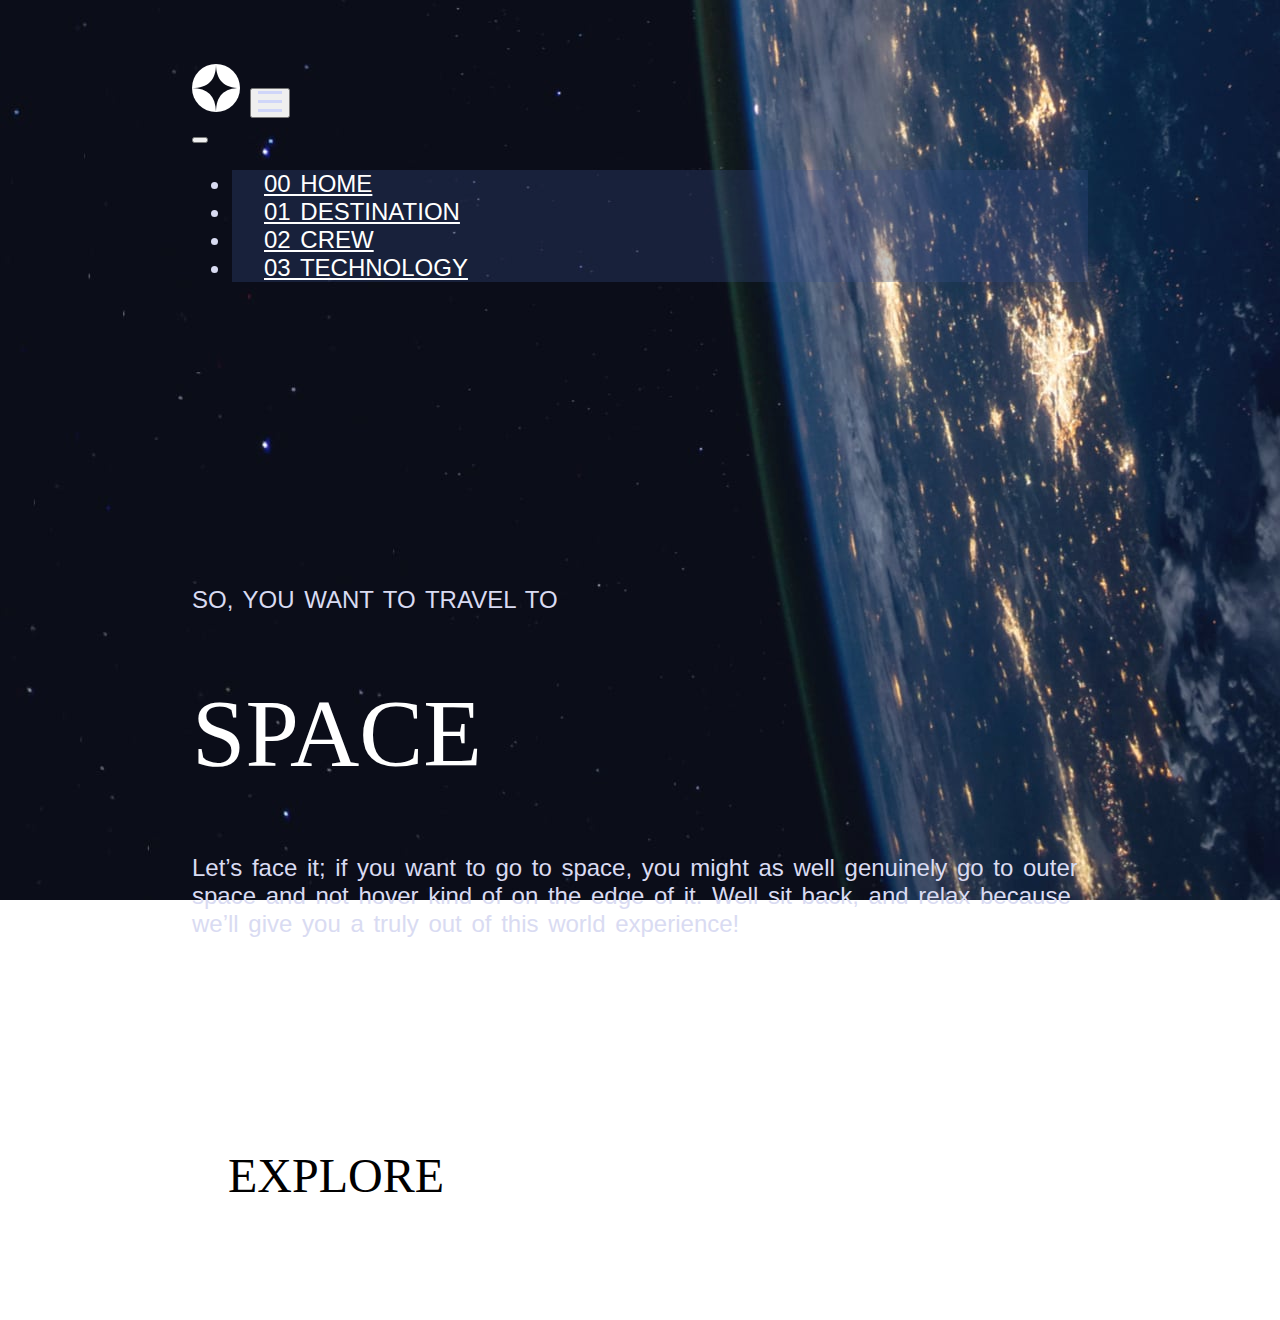
<file: space-tourism-website-main/starter-code/index.html>
<!DOCTYPE html>
<html lang="en">
<head>
  <meta charset="UTF-8">
  <meta name="viewport" content="width=device-width, initial-scale=1.0">

  <title>Frontend Mentor | Space tourism website</title>

  <link rel="icon" type="image/png" sizes="32x32" href="./assets/favicon-32x32.png">

  <!-- BOOSTRAP LINK -->

  <link
    href="https://cdn.jsdelivr.net/npm/bootstrap@5.3.0-alpha1/dist/css/bootstrap.min.css"
    rel="stylesheet"
    integrity="sha384-GLhlTQ8iRABdZLl6O3oVMWSktQOp6b7In1Zl3/Jr59b6EGGoI1aFkw7cmDA6j6gD"
    crossorigin="anonymous"
  />

  <!-- CSS LINK -->

  <link rel="stylesheet" href="style.css">

  <!-- JavaScript -->

  <script
    src="https://cdn.jsdelivr.net/npm/bootstrap@5.3.0-alpha1/dist/js/bootstrap.bundle.min.js"
    integrity="sha384-w76AqPfDkMBDXo30jS1Sgez6pr3x5MlQ1ZAGC+nuZB+EYdgRZgiwxhTBTkF7CXvN"
    crossorigin="anonymous"
  >
  </script>
  
</head>
<body>

<!-- NAVBAR -->

  <!-- LOGO-IMG -->
  <div class="backgr-home">
    <section id="nav-bar">
      <nav class="navbar navbar-expand-lg navbar-expand-md fixed-top" >
        <div class="container-fluid nav-bar">
          <!-- LOGO FOR HOME PAGE -->
            <svg xmlns="http://www.w3.org/2000/svg" width="48" height="48">
              <g fill="none" fill-rule="evenodd">
              <circle cx="24" cy="24" r="24" fill="#FFF"/>
              <path fill="#0B0D17" d="M24 0c0 16-8 24-24 24 15.718.114 23.718 8.114 24 24 0-16 8-24 24-24-16 0-24-8-24-24z"/></g>
            </svg>
          
          <button
            class="navbar-toggler"
            type="button" 
            data-bs-toggle="offcanvas" 
            data-bs-target="#offcanvasNavbar" 
            aria-controls="offcanvasNavbar"
          >
            <svg xmlns="http://www.w3.org/2000/svg" width="24" height="21"><g fill="#D0D6F9" fill-rule="evenodd"><path d="M0 0h24v3H0zM0 9h24v3H0zM0 18h24v3H0z"/></g></svg>
          </button>

          <div class="offcanvas offcanvas-end" tabindex="-1" id="offcanvasNavbar" aria-labelledby="offcanvasNavbarLabel">
            <div class="offcanvas-header">
              <button type="button" class="btn-close" data-bs-dismiss="offcanvas" aria-label="Close"></button>
            </div>

            <div class="offcanvas-body">
              <ul class="navbar-nav justify-content-end flex-grow-1 pe-3 ms-auto">
                <li class="nav-item">
                  <a class="nav-link" href="/space-tourism-website-main/starter-code/index.html">00 HOME</a>
                </li>
                <li class="nav-item">
                  <a class="nav-link" href="/space-tourism-website-main/starter-code/destination-moon.html">01 DESTINATION</a>
                </li>
                <li class="nav-item">
                  <a class="nav-link" href="/space-tourism-website-main/starter-code/crew-commander.html">02 CREW</a>
                </li>
                <li class="nav-item">
                  <a class="nav-link" href="/space-tourism-website-main/starter-code/technology-vehicle.html">03 TECHNOLOGY</a>
                </li> 
              </ul>         
            </div>
          </div>
        </div>
      </nav>
    </section>
  


  <section id="content">
    <div class="container-fluid">
      <div class="row">
        <div class="col-lg-6 text">
          <p>SO, YOU WANT TO TRAVEL TO</p>
          <h1>SPACE</h1>
          <p>Let’s face it; if you want to go to space, you might as well genuinely go to 
          outer space and not hover kind of on the edge of it. Well sit back, and relax 
          because we’ll give you a truly out of this world experience!</p>
        </div>
        <div class="col-lg-6 text-center img">
          <span class="dot"><p>EXPLORE</p></span>
        </div>
      </div>
    </div>
  </section>

</div>
</body>
</html>
</file>
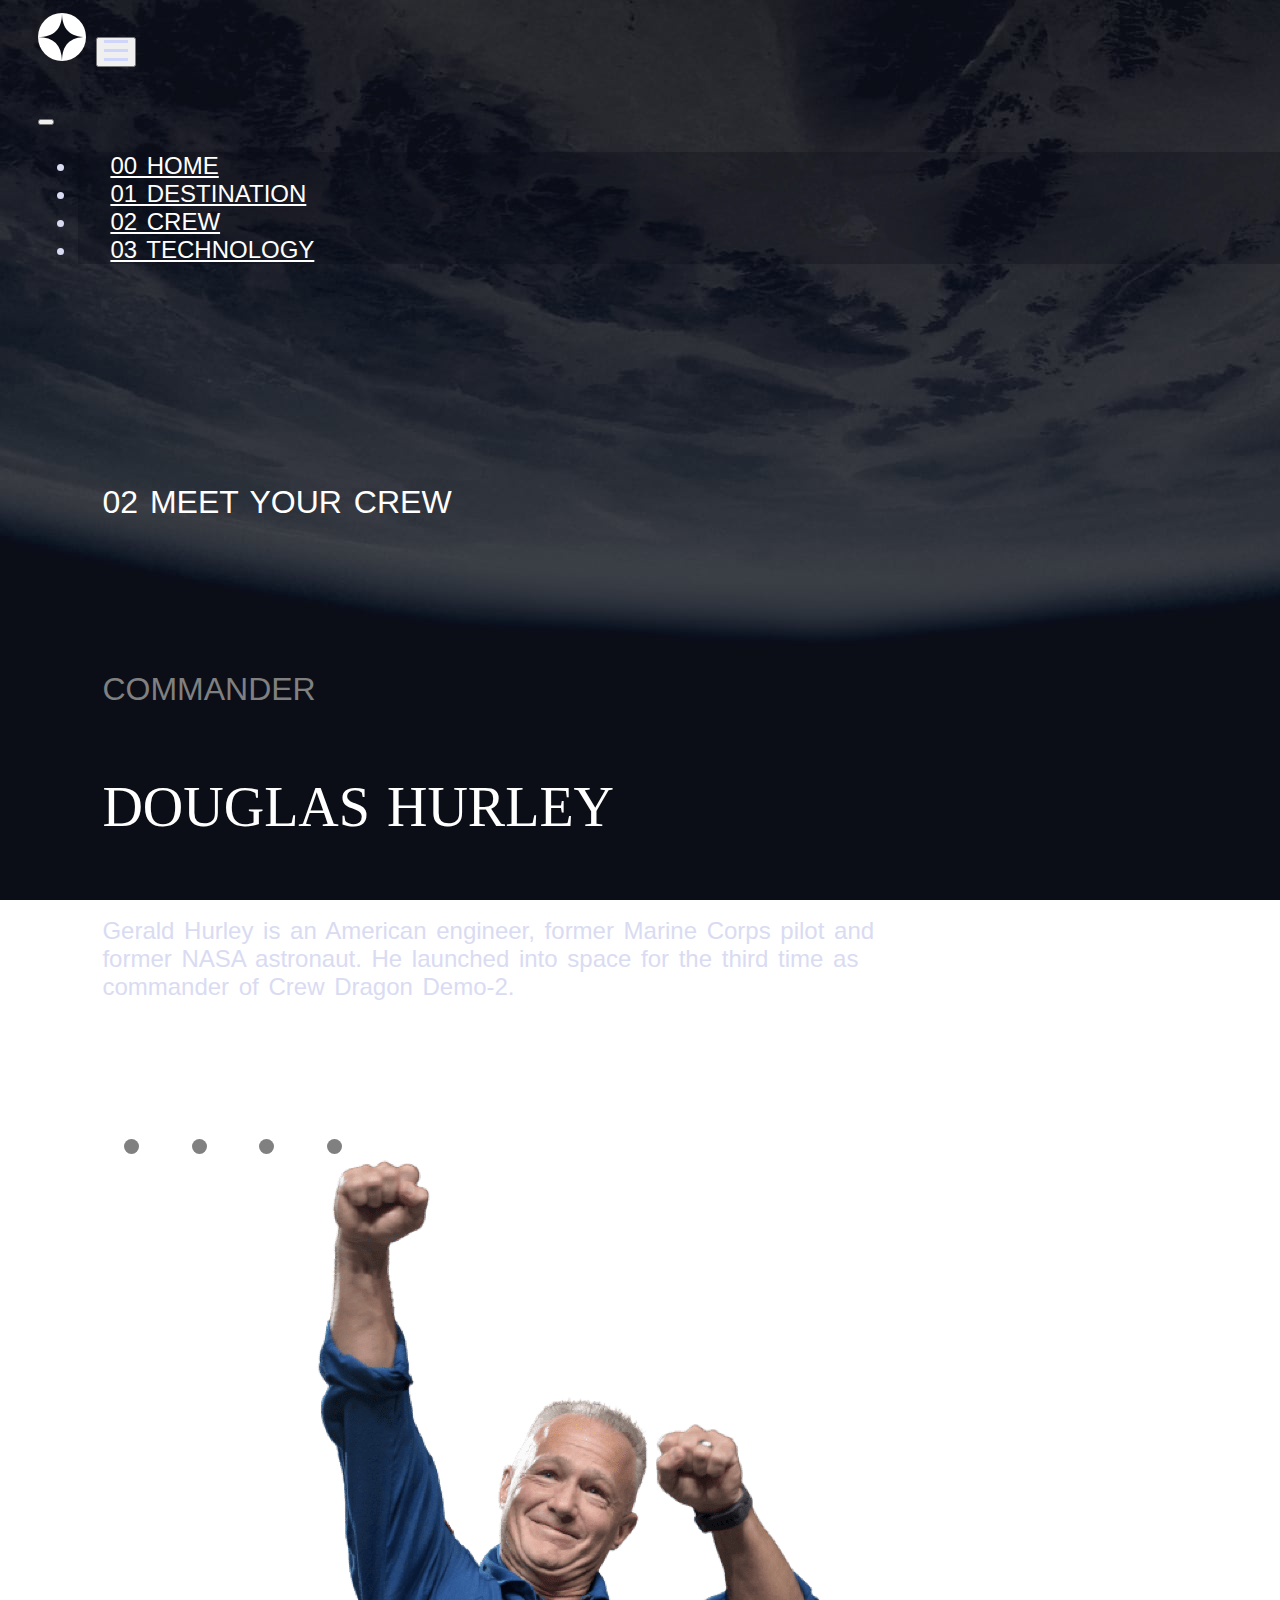
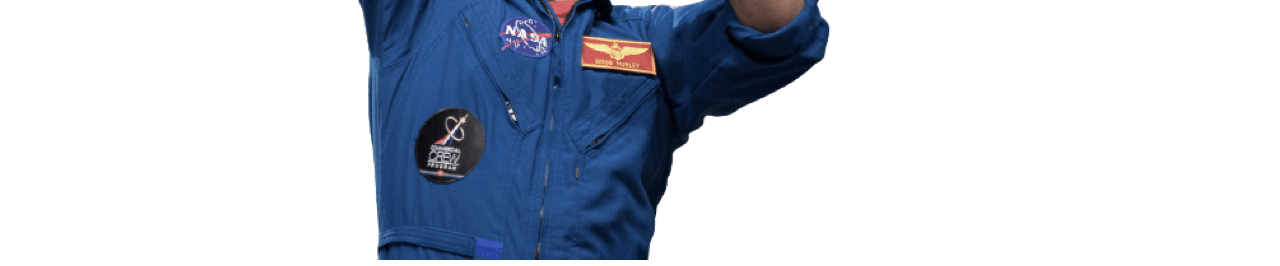
<file: space-tourism-website-main/starter-code/crew-commander.html>
<!DOCTYPE html>
<html lang="en">
<head>
  <meta charset="UTF-8">
  <meta name="viewport" content="width=device-width, initial-scale=1.0">

  <link rel="icon" type="image/png" sizes="32x32" href="./assets/favicon-32x32.png">
  
  <title>Frontend Mentor | Space tourism website</title>

  <!-- BOOSTRAP LINK -->

  <link
    href="https://cdn.jsdelivr.net/npm/bootstrap@5.3.0-alpha1/dist/css/bootstrap.min.css"
    rel="stylesheet"
    integrity="sha384-GLhlTQ8iRABdZLl6O3oVMWSktQOp6b7In1Zl3/Jr59b6EGGoI1aFkw7cmDA6j6gD"
    crossorigin="anonymous"
  />

  <!-- CSS LINK -->

  <link rel="stylesheet" href="crew.css">

  <!-- JavaScript -->

  <script
    src="https://cdn.jsdelivr.net/npm/bootstrap@5.3.0-alpha1/dist/js/bootstrap.bundle.min.js"
    integrity="sha384-w76AqPfDkMBDXo30jS1Sgez6pr3x5MlQ1ZAGC+nuZB+EYdgRZgiwxhTBTkF7CXvN"
    crossorigin="anonymous"
  >
  </script>
</head>

<body>
  <div class="backgr-crew">
   
    <section id="nav-bar">
      <nav class="navbar navbar-expand-lg navbar-expand-md fixed-top" >
        <div class="container-fluid nav-bar">
          <!-- LOGO FOR HOME PAGE -->
            <svg xmlns="http://www.w3.org/2000/svg" width="48" height="48">
              <g fill="none" fill-rule="evenodd">
              <circle cx="24" cy="24" r="24" fill="#FFF"/>
              <path fill="#0B0D17" d="M24 0c0 16-8 24-24 24 15.718.114 23.718 8.114 24 24 0-16 8-24 24-24-16 0-24-8-24-24z"/></g>
            </svg>
          
          <button
            class="navbar-toggler"
            type="button" 
            data-bs-toggle="offcanvas" 
            data-bs-target="#offcanvasNavbar" 
            aria-controls="offcanvasNavbar"
          >
            <svg xmlns="http://www.w3.org/2000/svg" width="24" height="21"><g fill="#D0D6F9" fill-rule="evenodd"><path d="M0 0h24v3H0zM0 9h24v3H0zM0 18h24v3H0z"/></g></svg>
          </button>
  
          <div class="offcanvas offcanvas-end" tabindex="-1" id="offcanvasNavbar" aria-labelledby="offcanvasNavbarLabel">
            <div class="offcanvas-header">
              <h5 class="offcanvas-title" id="offcanvasNavbarLabel"></h5>
              <button type="button" class="btn-close" data-bs-dismiss="offcanvas" aria-label="Close"></button>
            </div>
  
            <div class="offcanvas-body">
              <ul class="navbar-nav justify-content-end flex-grow-1 pe-3 ms-auto">
                <li class="nav-item">
                  <a class="nav-link" href="/space-tourism-website-main/starter-code/index.html">00 HOME</a>
                </li>
                <li class="nav-item">
                  <a class="nav-link" href="/space-tourism-website-main/starter-code/destination-moon.html">01 DESTINATION</a>
                </li>
                <li class="nav-item">
                  <a class="nav-link" href="/space-tourism-website-main/starter-code/crew-commander.html">02 CREW</a>
                </li>
                <li class="nav-item">
                  <a class="nav-link" href="/space-tourism-website-main/starter-code/technology-vehicle.html">03 TECHNOLOGY</a>
                </li> 
              </ul>         
            </div>
          </div>
        </div>
      </nav>
    </section>

    <section id="content">
      <div class="container-fluid">
        <div class="row">
          <div class="col-lg-6">
            <h4 class="first-p"> 02 Meet your crew</h4>
            <div class="text">
              <h4 class="second-p">Commander</h4>
              <h3 class="third-p">Douglas Hurley</h3>
              <p class="fourth-p">Gerald Hurley is an American engineer, former Marine Corps pilot 
              and former NASA astronaut. He launched into space for the third time as 
              commander of Crew Dragon Demo-2.</p>
            </div>
            <div class="small-button">
              <a href="/space-tourism-website-main/starter-code/crew-commander.html"><span class="dot"></span></a>
              <a href="/space-tourism-website-main/starter-code/crew-specialist.html"><span class="dot"></span></a>
              <a href="/space-tourism-website-main/starter-code/crew-pilot.html"><span class="dot"></span></a>
              <a href="/space-tourism-website-main/starter-code/crew-engineer.html"><span class="dot"></span></a>
            </div>
          </div>
          <div class="col-lg-6">
            <img src="/space-tourism-website-main/starter-code/assets/crew/image-douglas-hurley.png">
          </div>
        </div>
      </div>
    </section>

  </div>
</body>
</html>
</file>
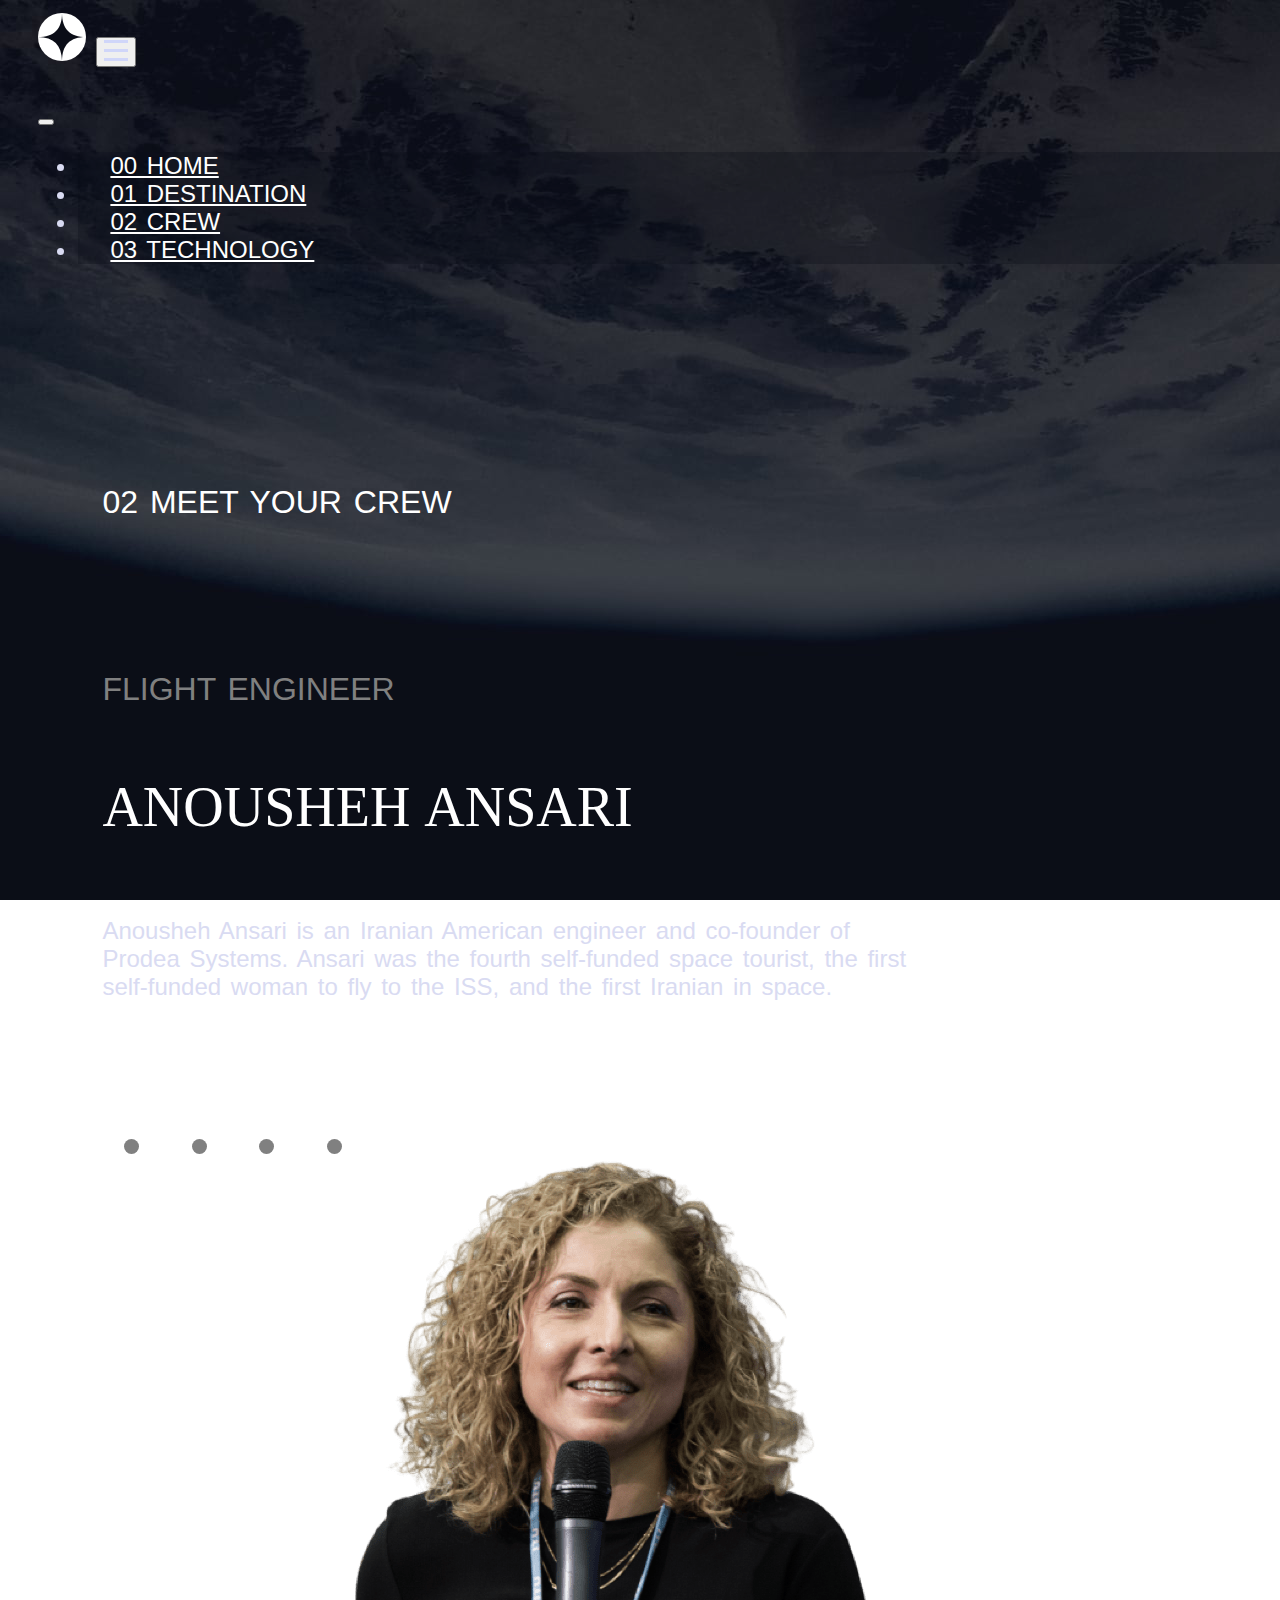
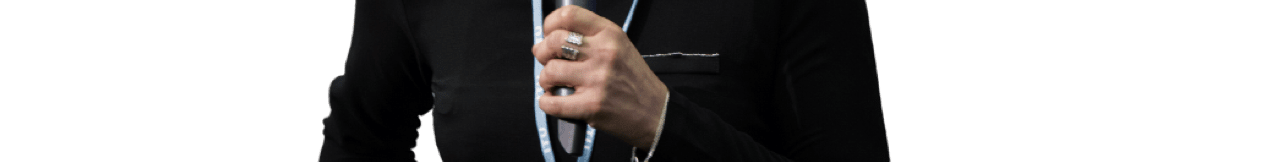
<file: space-tourism-website-main/starter-code/crew-engineer.html>
<!DOCTYPE html>
<html lang="en">
<head>
  <meta charset="UTF-8">
  <meta name="viewport" content="width=device-width, initial-scale=1.0">

  <link rel="icon" type="image/png" sizes="32x32" href="./assets/favicon-32x32.png">
  
  <title>Frontend Mentor | Space tourism website</title>

  <!-- BOOSTRAP LINK -->

  <link
    href="https://cdn.jsdelivr.net/npm/bootstrap@5.3.0-alpha1/dist/css/bootstrap.min.css"
    rel="stylesheet"
    integrity="sha384-GLhlTQ8iRABdZLl6O3oVMWSktQOp6b7In1Zl3/Jr59b6EGGoI1aFkw7cmDA6j6gD"
    crossorigin="anonymous"
  />

  <!-- CSS LINK -->

  <link rel="stylesheet" href="crew.css">

  <!-- JavaScript -->

  <script
    src="https://cdn.jsdelivr.net/npm/bootstrap@5.3.0-alpha1/dist/js/bootstrap.bundle.min.js"
    integrity="sha384-w76AqPfDkMBDXo30jS1Sgez6pr3x5MlQ1ZAGC+nuZB+EYdgRZgiwxhTBTkF7CXvN"
    crossorigin="anonymous"
  >
  </script>
</head>
<body>

  <div class="backgr-crew">
   
    <section id="nav-bar">
      <nav class="navbar navbar-expand-lg navbar-expand-md fixed-top" >
        <div class="container-fluid nav-bar">
          <!-- LOGO FOR HOME PAGE -->
            <svg xmlns="http://www.w3.org/2000/svg" width="48" height="48">
              <g fill="none" fill-rule="evenodd">
              <circle cx="24" cy="24" r="24" fill="#FFF"/>
              <path fill="#0B0D17" d="M24 0c0 16-8 24-24 24 15.718.114 23.718 8.114 24 24 0-16 8-24 24-24-16 0-24-8-24-24z"/></g>
            </svg>
          
          <button
            class="navbar-toggler"
            type="button" 
            data-bs-toggle="offcanvas" 
            data-bs-target="#offcanvasNavbar" 
            aria-controls="offcanvasNavbar"
          >
            <svg xmlns="http://www.w3.org/2000/svg" width="24" height="21"><g fill="#D0D6F9" fill-rule="evenodd"><path d="M0 0h24v3H0zM0 9h24v3H0zM0 18h24v3H0z"/></g></svg>
          </button>
  
          <div class="offcanvas offcanvas-end" tabindex="-1" id="offcanvasNavbar" aria-labelledby="offcanvasNavbarLabel">
            <div class="offcanvas-header">
              <h5 class="offcanvas-title" id="offcanvasNavbarLabel"></h5>
              <button type="button" class="btn-close" data-bs-dismiss="offcanvas" aria-label="Close"></button>
            </div>
  
            <div class="offcanvas-body">
              <ul class="navbar-nav justify-content-end flex-grow-1 pe-3 ms-auto">
                <li class="nav-item">
                  <a class="nav-link" href="/space-tourism-website-main/starter-code/index.html">00 HOME</a>
                </li>
                <li class="nav-item">
                  <a class="nav-link" href="/space-tourism-website-main/starter-code/destination-moon.html">01 DESTINATION</a>
                </li>
                <li class="nav-item">
                  <a class="nav-link" href="/space-tourism-website-main/starter-code/crew-commander.html">02 CREW</a>
                </li>
                <li class="nav-item">
                  <a class="nav-link" href="/space-tourism-website-main/starter-code/technology-vehicle.html">03 TECHNOLOGY</a>
                </li> 
              </ul>         
            </div>
          </div>
        </div>
      </nav>
    </section>

    <section id="content">
      <div class="container-fluid">
        <div class="row">
          <div class="col-lg-6">
            <h4 class="first-p"> 02 Meet your crew</h4>
            <div class="text">
              <h4 class="second-p">Flight Engineer</h4>
              <h3 class="third-p">Anousheh Ansari</h3>
              <p class="fourth-p">Anousheh Ansari is an Iranian American engineer and co-founder of Prodea Systems. 
                Ansari was the fourth self-funded space tourist, the first self-funded woman to 
                fly to the ISS, and the first Iranian in space. </p>
            </div>
            <div class="small-button">
              <a href="/space-tourism-website-main/starter-code/crew-commander.html"><span class="dot"></span></a>
              <a href="/space-tourism-website-main/starter-code/crew-specialist.html"><span class="dot"></span></a>
              <a href="/space-tourism-website-main/starter-code/crew-pilot.html"><span class="dot"></span></a>
              <a href="/space-tourism-website-main/starter-code/crew-engineer.html"><span class="dot"></span></a>
            </div>
          </div>
          <div class="col-lg-6">
            <img src="/space-tourism-website-main/starter-code/assets/crew/image-anousheh-ansari.png">
          </div>
        </div>
      </div>
    </section>

  </div>
</body>
</html>
</file>
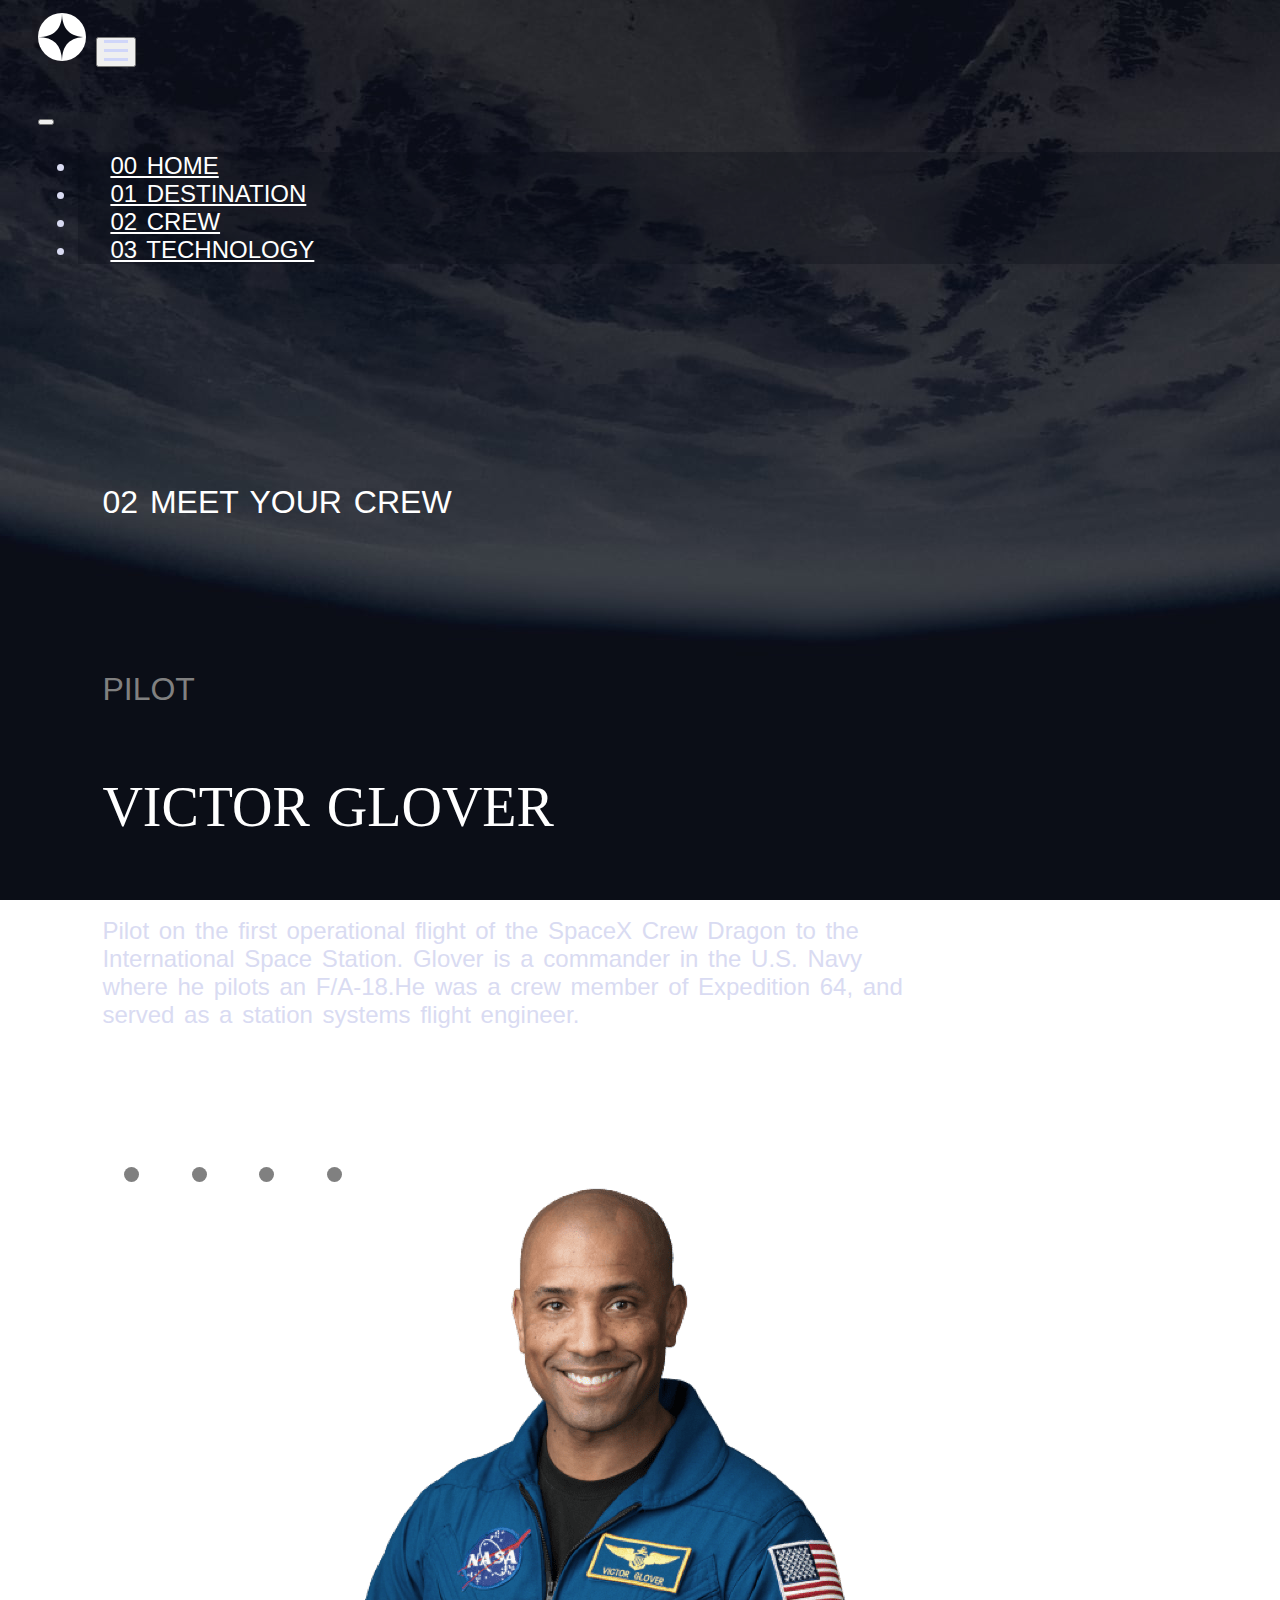
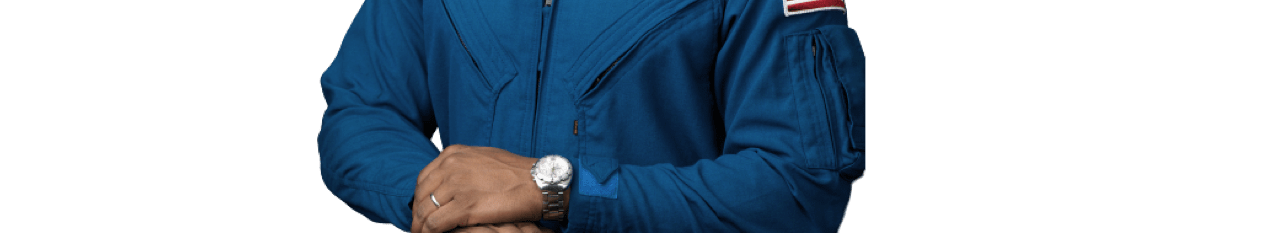
<file: space-tourism-website-main/starter-code/crew-pilot.html>
<!DOCTYPE html>
<html lang="en">
<head>
  <meta charset="UTF-8">
  <meta name="viewport" content="width=device-width, initial-scale=1.0">

  <link rel="icon" type="image/png" sizes="32x32" href="./assets/favicon-32x32.png">
  
  <title>Frontend Mentor | Space tourism website</title>

  <!-- BOOSTRAP LINK -->

  <link
    href="https://cdn.jsdelivr.net/npm/bootstrap@5.3.0-alpha1/dist/css/bootstrap.min.css"
    rel="stylesheet"
    integrity="sha384-GLhlTQ8iRABdZLl6O3oVMWSktQOp6b7In1Zl3/Jr59b6EGGoI1aFkw7cmDA6j6gD"
    crossorigin="anonymous"
  />

  <!-- CSS LINK -->

  <link rel="stylesheet" href="crew.css">

  <!-- JavaScript -->

  <script
    src="https://cdn.jsdelivr.net/npm/bootstrap@5.3.0-alpha1/dist/js/bootstrap.bundle.min.js"
    integrity="sha384-w76AqPfDkMBDXo30jS1Sgez6pr3x5MlQ1ZAGC+nuZB+EYdgRZgiwxhTBTkF7CXvN"
    crossorigin="anonymous"
  >
  </script>
</head>
<body>

  <div class="backgr-crew">
   
    <section id="nav-bar">
      <nav class="navbar navbar-expand-lg navbar-expand-md fixed-top" >
        <div class="container-fluid nav-bar">
          <!-- LOGO FOR HOME PAGE -->
            <svg xmlns="http://www.w3.org/2000/svg" width="48" height="48">
              <g fill="none" fill-rule="evenodd">
              <circle cx="24" cy="24" r="24" fill="#FFF"/>
              <path fill="#0B0D17" d="M24 0c0 16-8 24-24 24 15.718.114 23.718 8.114 24 24 0-16 8-24 24-24-16 0-24-8-24-24z"/></g>
            </svg>
          
          <button
            class="navbar-toggler"
            type="button" 
            data-bs-toggle="offcanvas" 
            data-bs-target="#offcanvasNavbar" 
            aria-controls="offcanvasNavbar"
          >
            <svg xmlns="http://www.w3.org/2000/svg" width="24" height="21"><g fill="#D0D6F9" fill-rule="evenodd"><path d="M0 0h24v3H0zM0 9h24v3H0zM0 18h24v3H0z"/></g></svg>
          </button>
  
          <div class="offcanvas offcanvas-end" tabindex="-1" id="offcanvasNavbar" aria-labelledby="offcanvasNavbarLabel">
            <div class="offcanvas-header">
              <h5 class="offcanvas-title" id="offcanvasNavbarLabel"></h5>
              <button type="button" class="btn-close" data-bs-dismiss="offcanvas" aria-label="Close"></button>
            </div>
  
            <div class="offcanvas-body">
              <ul class="navbar-nav justify-content-end flex-grow-1 pe-3 ms-auto">
                <li class="nav-item">
                  <a class="nav-link" href="/space-tourism-website-main/starter-code/index.html">00 HOME</a>
                </li>
                <li class="nav-item">
                  <a class="nav-link" href="/space-tourism-website-main/starter-code/destination-moon.html">01 DESTINATION</a>
                </li>
                <li class="nav-item">
                  <a class="nav-link" href="/space-tourism-website-main/starter-code/crew-commander.html">02 CREW</a>
                </li>
                <li class="nav-item">
                  <a class="nav-link" href="/space-tourism-website-main/starter-code/technology-vehicle.html">03 TECHNOLOGY</a>
                </li> 
              </ul>         
            </div>
          </div>
        </div>
      </nav>
    </section>

    <section id="content">
      <div class="container-fluid">
        <div class="row">
          <div class="col-lg-6">
            <h4 class="first-p"> 02 Meet your crew</h4>
            <div class="text">
              <h4 class="second-p">Pilot</h4>
              <h3 class="third-p">Victor Glover</h3>
              <p class="fourth-p"> Pilot on the first operational flight of the SpaceX Crew Dragon to the 
                International Space Station. Glover is a commander in the U.S. Navy where 
                he pilots an F/A-18.He was a crew member of Expedition 64, and served as a 
                station systems flight engineer. </p>
            </div>
            <div class="small-button">
              <a href="/space-tourism-website-main/starter-code/crew-commander.html"><span class="dot"></span></a>
              <a href="/space-tourism-website-main/starter-code/crew-specialist.html"><span class="dot"></span></a>
              <a href="/space-tourism-website-main/starter-code/crew-pilot.html"><span class="dot"></span></a>
              <a href="/space-tourism-website-main/starter-code/crew-engineer.html"><span class="dot"></span></a>
            </div>
          </div>
          <div class="col-lg-6">
            <img src="/space-tourism-website-main/starter-code/assets/crew/image-victor-glover.png">
          </div>
        </div>
      </div>
    </section>

  </div>
</body>
</html>
</file>
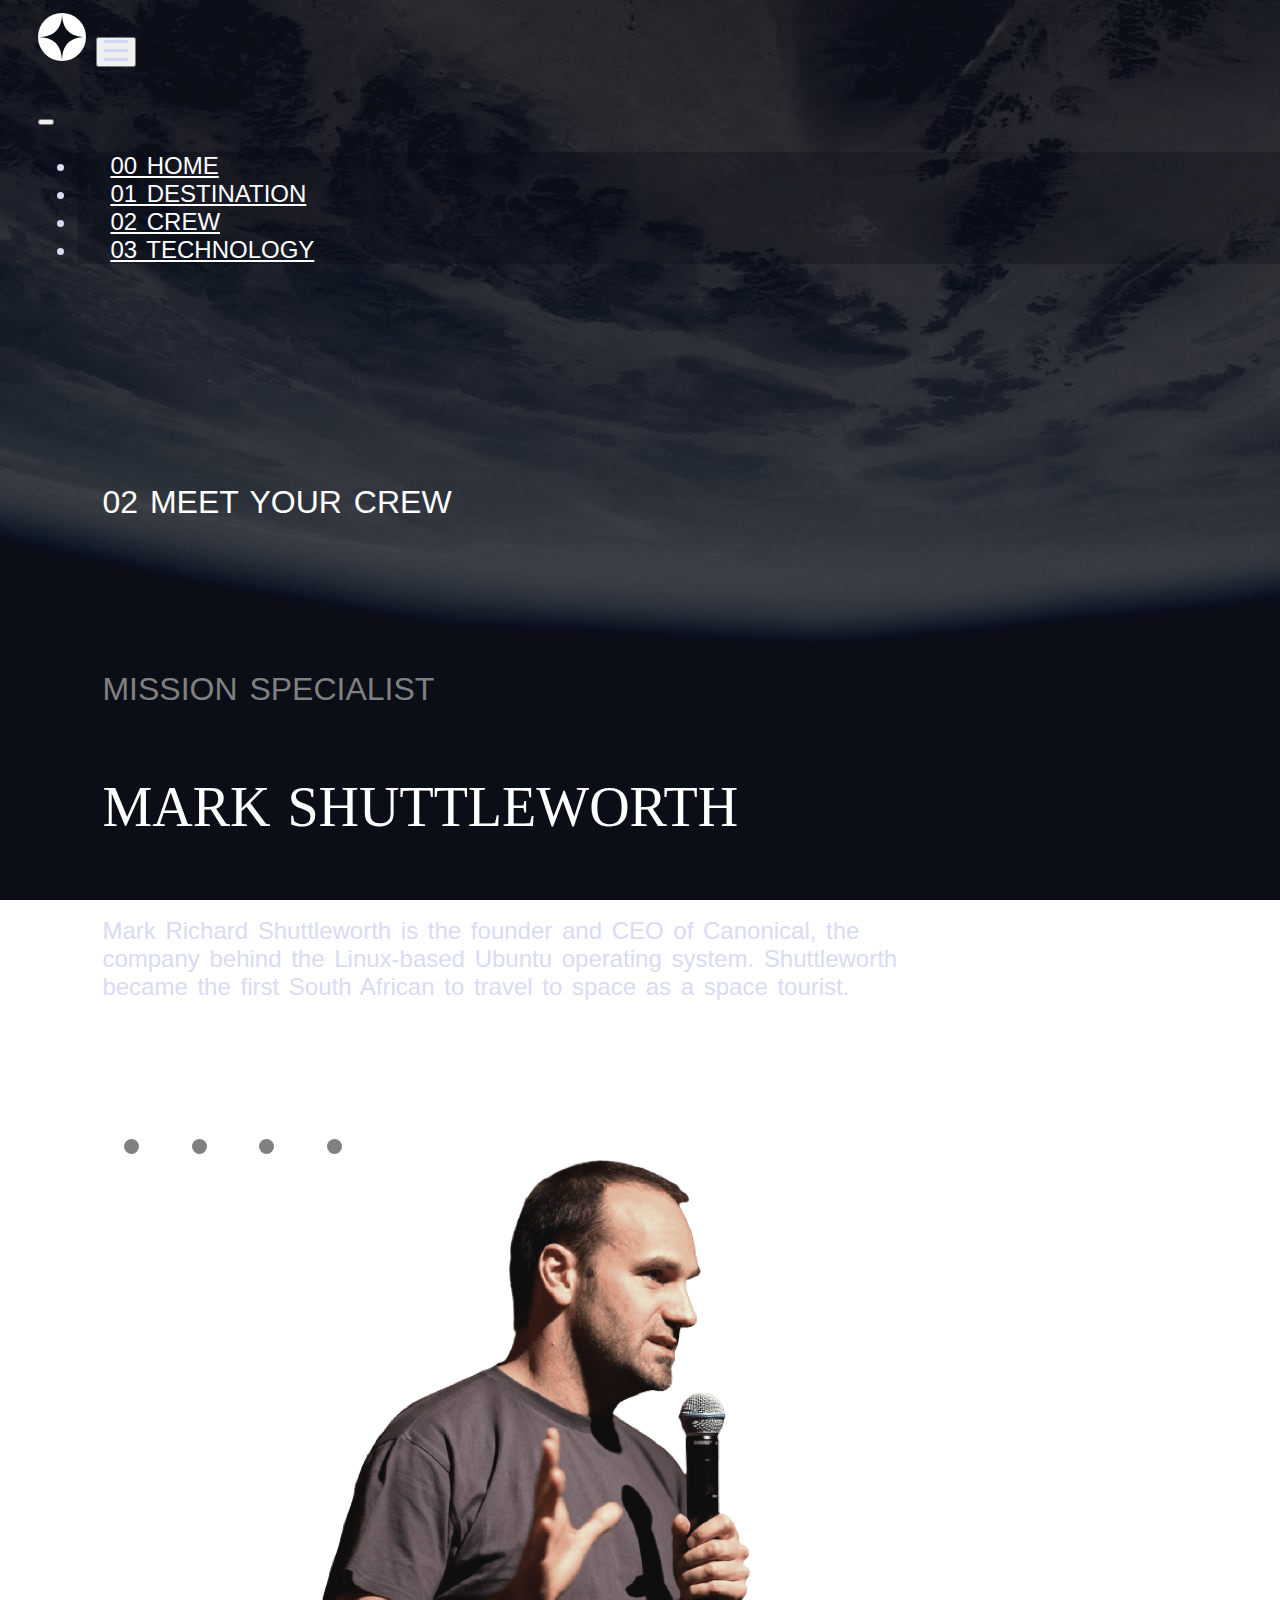
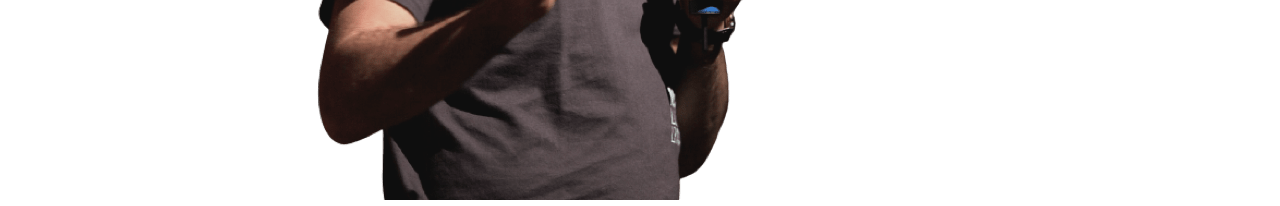
<file: space-tourism-website-main/starter-code/crew-specialist.html>
<!DOCTYPE html>
<html lang="en">
<head>
  <meta charset="UTF-8">
  <meta name="viewport" content="width=device-width, initial-scale=1.0">

  <link rel="icon" type="image/png" sizes="32x32" href="./assets/favicon-32x32.png">
  
  <title>Frontend Mentor | Space tourism website</title>

  <!-- BOOSTRAP LINK -->

  <link
    href="https://cdn.jsdelivr.net/npm/bootstrap@5.3.0-alpha1/dist/css/bootstrap.min.css"
    rel="stylesheet"
    integrity="sha384-GLhlTQ8iRABdZLl6O3oVMWSktQOp6b7In1Zl3/Jr59b6EGGoI1aFkw7cmDA6j6gD"
    crossorigin="anonymous"
  />

  <!-- CSS LINK -->

  <link rel="stylesheet" href="crew.css">

  <!-- JavaScript -->

  <script
    src="https://cdn.jsdelivr.net/npm/bootstrap@5.3.0-alpha1/dist/js/bootstrap.bundle.min.js"
    integrity="sha384-w76AqPfDkMBDXo30jS1Sgez6pr3x5MlQ1ZAGC+nuZB+EYdgRZgiwxhTBTkF7CXvN"
    crossorigin="anonymous"
  >
  </script>
</head>
<body>
  <div class="backgr-crew">
   
    <section id="nav-bar">
      <nav class="navbar navbar-expand-lg navbar-expand-md fixed-top" >
        <div class="container-fluid nav-bar">
          <!-- LOGO FOR HOME PAGE -->
            <svg xmlns="http://www.w3.org/2000/svg" width="48" height="48">
              <g fill="none" fill-rule="evenodd">
              <circle cx="24" cy="24" r="24" fill="#FFF"/>
              <path fill="#0B0D17" d="M24 0c0 16-8 24-24 24 15.718.114 23.718 8.114 24 24 0-16 8-24 24-24-16 0-24-8-24-24z"/></g>
            </svg>
          
          <button
            class="navbar-toggler"
            type="button" 
            data-bs-toggle="offcanvas" 
            data-bs-target="#offcanvasNavbar" 
            aria-controls="offcanvasNavbar"
          >
            <svg xmlns="http://www.w3.org/2000/svg" width="24" height="21"><g fill="#D0D6F9" fill-rule="evenodd"><path d="M0 0h24v3H0zM0 9h24v3H0zM0 18h24v3H0z"/></g></svg>
          </button>
  
          <div class="offcanvas offcanvas-end" tabindex="-1" id="offcanvasNavbar" aria-labelledby="offcanvasNavbarLabel">
            <div class="offcanvas-header">
              <h5 class="offcanvas-title" id="offcanvasNavbarLabel"></h5>
              <button type="button" class="btn-close" data-bs-dismiss="offcanvas" aria-label="Close"></button>
            </div>
  
            <div class="offcanvas-body">
              <ul class="navbar-nav justify-content-end flex-grow-1 pe-3 ms-auto">
                <li class="nav-item">
                  <a class="nav-link" href="/space-tourism-website-main/starter-code/index.html">00 HOME</a>
                </li>
                <li class="nav-item">
                  <a class="nav-link" href="/space-tourism-website-main/starter-code/destination-moon.html">01 DESTINATION</a>
                </li>
                <li class="nav-item">
                  <a class="nav-link" href="/space-tourism-website-main/starter-code/crew-commander.html">02 CREW</a>
                </li>
                <li class="nav-item">
                  <a class="nav-link" href="/space-tourism-website-main/starter-code/technology-vehicle.html">03 TECHNOLOGY</a>
                </li> 
              </ul>         
            </div>
          </div>
        </div>
      </nav>
    </section>

    <section id="content">
      <div class="container-fluid">
        <div class="row">
          <div class="col-lg-6">
            <h4 class="first-p"> 02 Meet your crew</h4>
            <div class="text">
              <h4 class="second-p">Mission Specialist</h4>
              <h3 class="third-p">Mark Shuttleworth</h3>
              <p class="fourth-p">Mark Richard Shuttleworth is the founder and CEO of Canonical, the company behind 
                the Linux-based Ubuntu operating system. Shuttleworth became the first South 
                African to travel to space as a space tourist.</p>
            </div>
            <div class="small-button">
              <a href="/space-tourism-website-main/starter-code/crew-commander.html"><span class="dot"></span></a>
              <a href="/space-tourism-website-main/starter-code/crew-specialist.html"><span class="dot"></span></a>
              <a href="/space-tourism-website-main/starter-code/crew-pilot.html"><span class="dot"></span></a>
              <a href="/space-tourism-website-main/starter-code/crew-engineer.html"><span class="dot"></span></a>
            </div>
          </div>
          <div class="col-lg-6">
            <img src="/space-tourism-website-main/starter-code/assets/crew/image-mark-shuttleworth.png">
          </div>
        </div>
      </div>
    </section>

  </div>
</body>
</html>
</file>
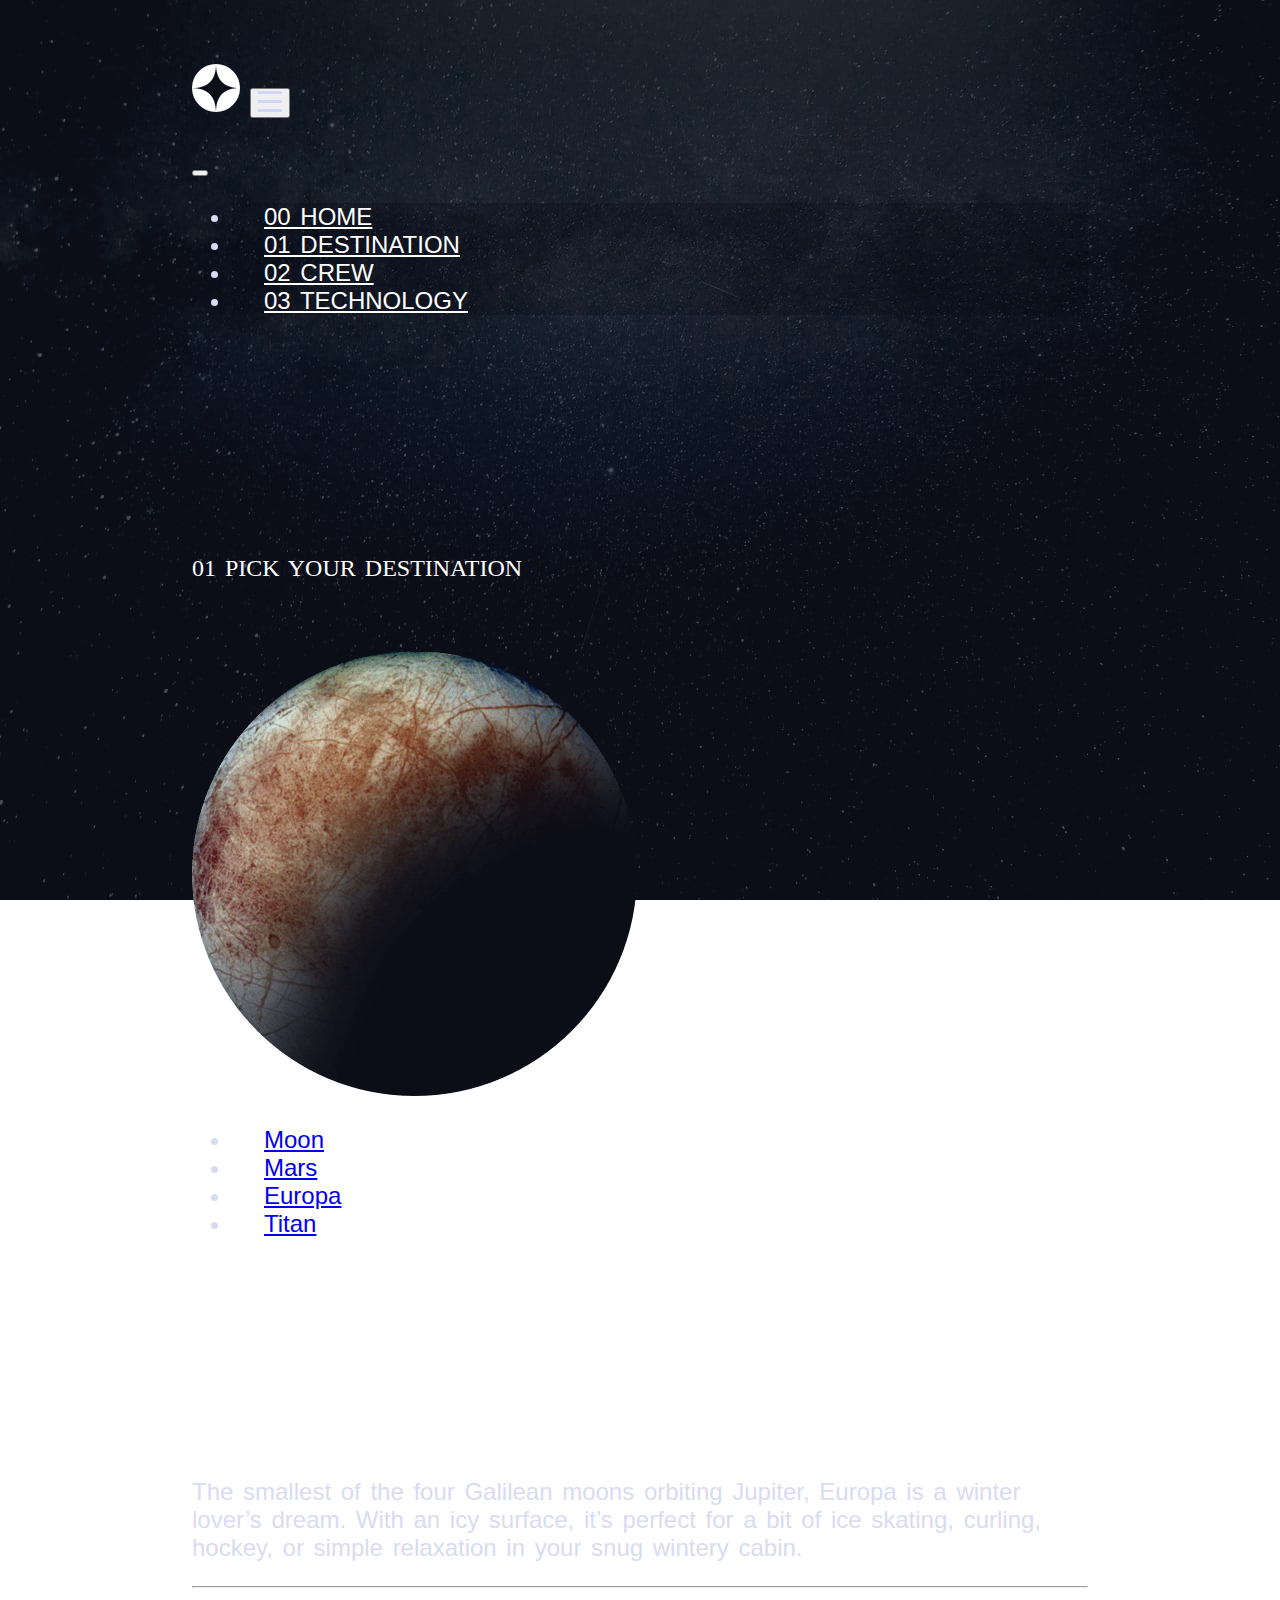
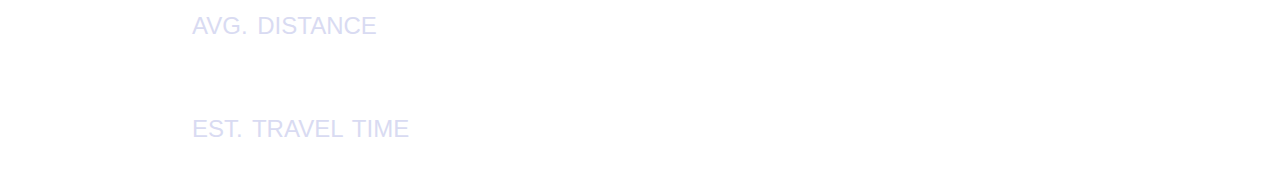
<file: space-tourism-website-main/starter-code/destination-europa.html>
<!DOCTYPE html>
<html lang="en">
<head>
  <meta charset="UTF-8">
  <meta name="viewport" content="width=device-width, initial-scale=1.0">

  <link rel="icon" type="image/png" sizes="32x32" href="./assets/favicon-32x32.png">
  
  <title>Frontend Mentor | Space tourism website</title>

  <!-- BOOSTRAP LINK -->

  <link
    href="https://cdn.jsdelivr.net/npm/bootstrap@5.3.0-alpha1/dist/css/bootstrap.min.css"
    rel="stylesheet"
    integrity="sha384-GLhlTQ8iRABdZLl6O3oVMWSktQOp6b7In1Zl3/Jr59b6EGGoI1aFkw7cmDA6j6gD"
    crossorigin="anonymous"
  />

  <!-- CSS LINK -->

  <link rel="stylesheet" href="destination.css">

  <!-- JavaScript -->

  <script
    src="https://cdn.jsdelivr.net/npm/bootstrap@5.3.0-alpha1/dist/js/bootstrap.bundle.min.js"
    integrity="sha384-w76AqPfDkMBDXo30jS1Sgez6pr3x5MlQ1ZAGC+nuZB+EYdgRZgiwxhTBTkF7CXvN"
    crossorigin="anonymous"
  >
  </script>
  
</head>
<body>
  
<div class="backgr-destination">
   
  <section id="nav-bar">
    <nav class="navbar navbar-expand-lg navbar-expand-md fixed-top" >
      <div class="container-fluid nav-bar">
        <!-- LOGO FOR HOME PAGE -->
          <svg xmlns="http://www.w3.org/2000/svg" width="48" height="48">
            <g fill="none" fill-rule="evenodd">
            <circle cx="24" cy="24" r="24" fill="#FFF"/>
            <path fill="#0B0D17" d="M24 0c0 16-8 24-24 24 15.718.114 23.718 8.114 24 24 0-16 8-24 24-24-16 0-24-8-24-24z"/></g>
          </svg>
        
        <button
          class="navbar-toggler"
          type="button" 
          data-bs-toggle="offcanvas" 
          data-bs-target="#offcanvasNavbar" 
          aria-controls="offcanvasNavbar"
        >
          <svg xmlns="http://www.w3.org/2000/svg" width="24" height="21"><g fill="#D0D6F9" fill-rule="evenodd"><path d="M0 0h24v3H0zM0 9h24v3H0zM0 18h24v3H0z"/></g></svg>
        </button>

        <div class="offcanvas offcanvas-end" tabindex="-1" id="offcanvasNavbar" aria-labelledby="offcanvasNavbarLabel">
          <div class="offcanvas-header">
            <h5 class="offcanvas-title" id="offcanvasNavbarLabel"></h5>
            <button type="button" class="btn-close" data-bs-dismiss="offcanvas" aria-label="Close"></button>
          </div>

          <div class="offcanvas-body">
            <ul class="navbar-nav justify-content-end flex-grow-1 pe-3 ms-auto">
              <li class="nav-item">
                <a class="nav-link" href="/space-tourism-website-main/starter-code/index.html">00 HOME</a>
              </li>
              <li class="nav-item">
                <a class="nav-link" href="/space-tourism-website-main/starter-code/destination-moon.html">01 DESTINATION</a>
              </li>
              <li class="nav-item">
                <a class="nav-link" href="/space-tourism-website-main/starter-code/crew-commander.html">02 CREW</a>
              </li>
              <li class="nav-item">
                <a class="nav-link" href="/space-tourism-website-main/starter-code/technology-vehicle.html">03 TECHNOLOGY</a>
              </li> 
            </ul>         
          </div>
        </div>
      </div>
    </nav>
  </section>

  



  <section id="content">
    <p class="destination-em">01 PICK YOUR DESTINATION</p>
      <div class="container-fluid">
      <div class="row">
        <div class="col-lg-6">
          <img src="/space-tourism-website-main/starter-code/assets/destination/image-europa.png">
        </div>

        <div class="col-lg-6">
          <ul class="nav justify-content-center select">
            <li class="nav-item">
              <a class="nav-link" href="/space-tourism-website-main/starter-code/destination-moon.html">Moon</a>
            </li>
            <li class="nav-item">
              <a class="nav-link" href="/space-tourism-website-main/starter-code/destination-mars.html">Mars</a>
            </li>
            <li class="nav-item">
              <a class="nav-link" href="/space-tourism-website-main/starter-code/destination-europa.html">Europa</a>
            </li>
            <li class="nav-item">
              <a class="nav-link" href="/space-tourism-website-main/starter-code/destination-titan.html">Titan</a>
            </li>
          </ul>
         

          
            <h1>Europa</h1>

            <p>The smallest of the four Galilean moons orbiting Jupiter, Europa is a 
            winter lover’s dream. With an icy surface, it’s perfect for a bit of 
            ice skating, curling, hockey, or simple relaxation in your snug
            wintery cabin.</p>
            <hr />
            <div class="row">
              <div class="col-lg-6 col-md-6">
                <p>AVG. DISTANCE</p>
                <p class="destination-em">628 MIL. KM</p>
              </div>
              <div class="col-lg-6 col-md-6">
                <p>EST. TRAVEL TIME</p>
                <p class="destination-em">3 YEARS</p>
              </div>
            </div>
          </section>

        </div>

        </div>
      </div>
    </section>
  </div>
</body>
</html>
</file>
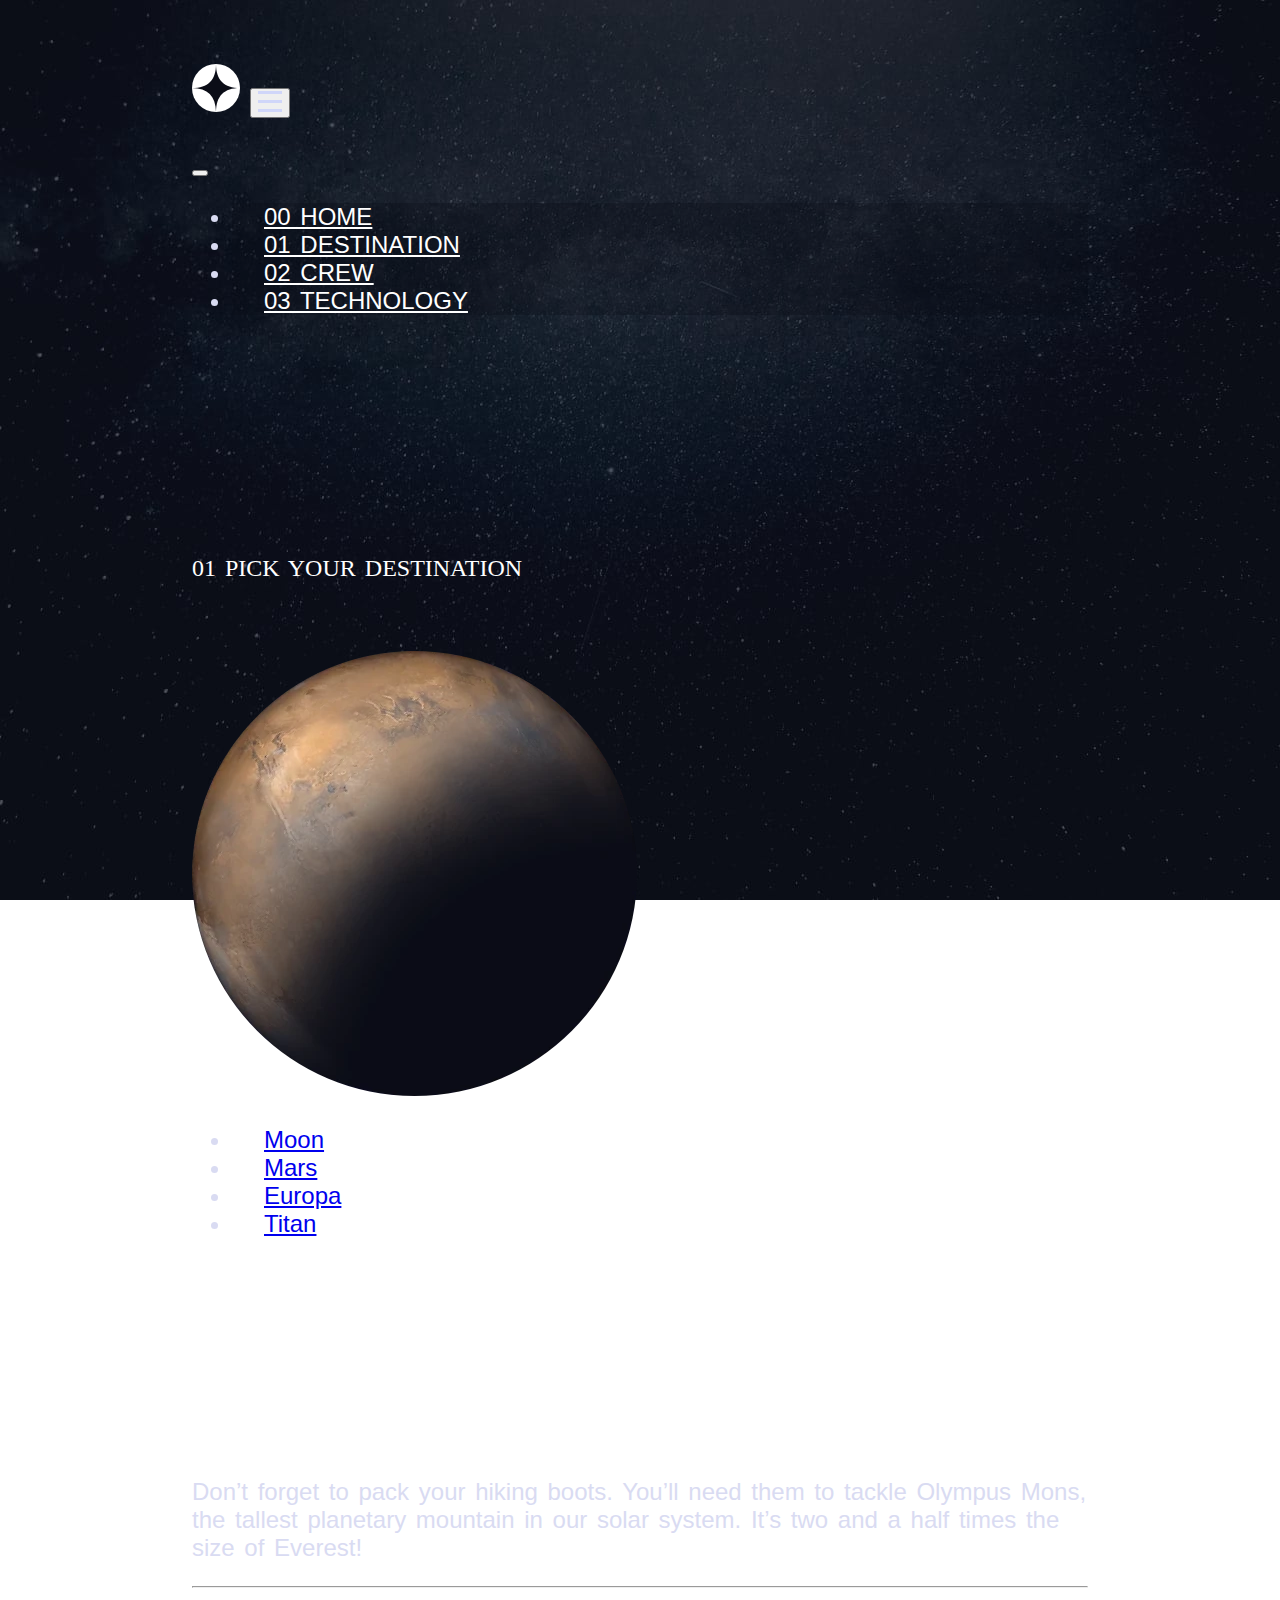
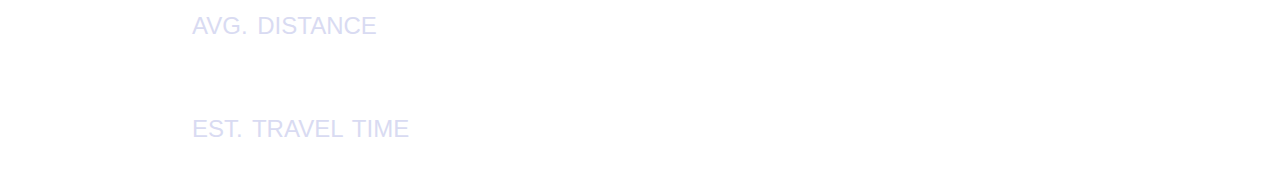
<file: space-tourism-website-main/starter-code/destination-mars.html>
<!DOCTYPE html>
<html lang="en">
<head>
  <meta charset="UTF-8">
  <meta name="viewport" content="width=device-width, initial-scale=1.0">

  <link rel="icon" type="image/png" sizes="32x32" href="./assets/favicon-32x32.png">
  
  <!-- BOOSTRAP LINK -->

  <link
    href="https://cdn.jsdelivr.net/npm/bootstrap@5.3.0-alpha1/dist/css/bootstrap.min.css"
    rel="stylesheet"
    integrity="sha384-GLhlTQ8iRABdZLl6O3oVMWSktQOp6b7In1Zl3/Jr59b6EGGoI1aFkw7cmDA6j6gD"
    crossorigin="anonymous"
  />

  <!-- CSS LINK -->

  <link rel="stylesheet" href="destination.css">

  <!-- JavaScript -->

  <script
    src="https://cdn.jsdelivr.net/npm/bootstrap@5.3.0-alpha1/dist/js/bootstrap.bundle.min.js"
    integrity="sha384-w76AqPfDkMBDXo30jS1Sgez6pr3x5MlQ1ZAGC+nuZB+EYdgRZgiwxhTBTkF7CXvN"
    crossorigin="anonymous"
  >
  </script>
  
  <title>Frontend Mentor | Space tourism website</title>

</head>
<body>
  <div class="backgr-destination">
   
    <section id="nav-bar">
      <nav class="navbar navbar-expand-lg navbar-expand-md fixed-top" >
        <div class="container-fluid nav-bar">
          <!-- LOGO FOR HOME PAGE -->
            <svg xmlns="http://www.w3.org/2000/svg" width="48" height="48">
              <g fill="none" fill-rule="evenodd">
              <circle cx="24" cy="24" r="24" fill="#FFF"/>
              <path fill="#0B0D17" d="M24 0c0 16-8 24-24 24 15.718.114 23.718 8.114 24 24 0-16 8-24 24-24-16 0-24-8-24-24z"/></g>
            </svg>
          
          <button
            class="navbar-toggler"
            type="button" 
            data-bs-toggle="offcanvas" 
            data-bs-target="#offcanvasNavbar" 
            aria-controls="offcanvasNavbar"
          >
            <svg xmlns="http://www.w3.org/2000/svg" width="24" height="21"><g fill="#D0D6F9" fill-rule="evenodd"><path d="M0 0h24v3H0zM0 9h24v3H0zM0 18h24v3H0z"/></g></svg>
          </button>
  
          <div class="offcanvas offcanvas-end" tabindex="-1" id="offcanvasNavbar" aria-labelledby="offcanvasNavbarLabel">
            <div class="offcanvas-header">
              <h5 class="offcanvas-title" id="offcanvasNavbarLabel"></h5>
              <button type="button" class="btn-close" data-bs-dismiss="offcanvas" aria-label="Close"></button>
            </div>
  
            <div class="offcanvas-body">
              <ul class="navbar-nav justify-content-end flex-grow-1 pe-3 ms-auto">
                <li class="nav-item">
                  <a class="nav-link" href="/space-tourism-website-main/starter-code/index.html">00 HOME</a>
                </li>
                <li class="nav-item">
                  <a class="nav-link" href="/space-tourism-website-main/starter-code/destination-moon.html">01 DESTINATION</a>
                </li>
                <li class="nav-item">
                  <a class="nav-link" href="/space-tourism-website-main/starter-code/crew-commander.html">02 CREW</a>
                </li>
                <li class="nav-item">
                  <a class="nav-link" href="/space-tourism-website-main/starter-code/technology-vehicle.html">03 TECHNOLOGY</a>
                </li> 
              </ul>         
            </div>
          </div>
        </div>
      </nav>
    </section>
  
    
  
  
  
    <section id="content">
      <p class="destination-em">01 PICK YOUR DESTINATION</p>
        <div class="container-fluid">
        <div class="row">
          <div class="col-lg-6">
            <img src="/space-tourism-website-main/starter-code/assets/destination/image-mars.webp">
          </div>
  
          <div class="col-lg-6">
            <ul class="nav justify-content-center select">
              <li class="nav-item">
                <a class="nav-link" href="/space-tourism-website-main/starter-code/destination-moon.html">Moon</a>
              </li>
              <li class="nav-item">
                <a class="nav-link" href="/space-tourism-website-main/starter-code/destination-mars.html">Mars</a>
              </li>
              <li class="nav-item">
                <a class="nav-link" href="/space-tourism-website-main/starter-code/destination-europa.html">Europa</a>
              </li>
              <li class="nav-item">
                <a class="nav-link" href="/space-tourism-website-main/starter-code/destination-titan.html">Titan</a>
              </li>
            </ul>
           
  
            
              <h1>Mars</h1>
  
              <p>Don’t forget to pack your hiking boots. You’ll need them to tackle Olympus Mons, 
                the tallest planetary mountain in our solar system. It’s two and a half times 
                the size of Everest!</p>
              <hr />
              <div class="row">
                <div class="col-lg-6 col-md-6">
                  <p>AVG. DISTANCE</p>
                  <p class="destination-em">225 MIL. KM</p>
                </div>
                <div class="col-lg-6 col-md-6">
                  <p>EST. TRAVEL TIME</p>
                  <p class="destination-em">9 MONTHS</p>
                </div>
              </div>
            </section>
  
          </div>
  
          </div>
        </div>
      </section>
    </div>
</body>
</html>
</file>
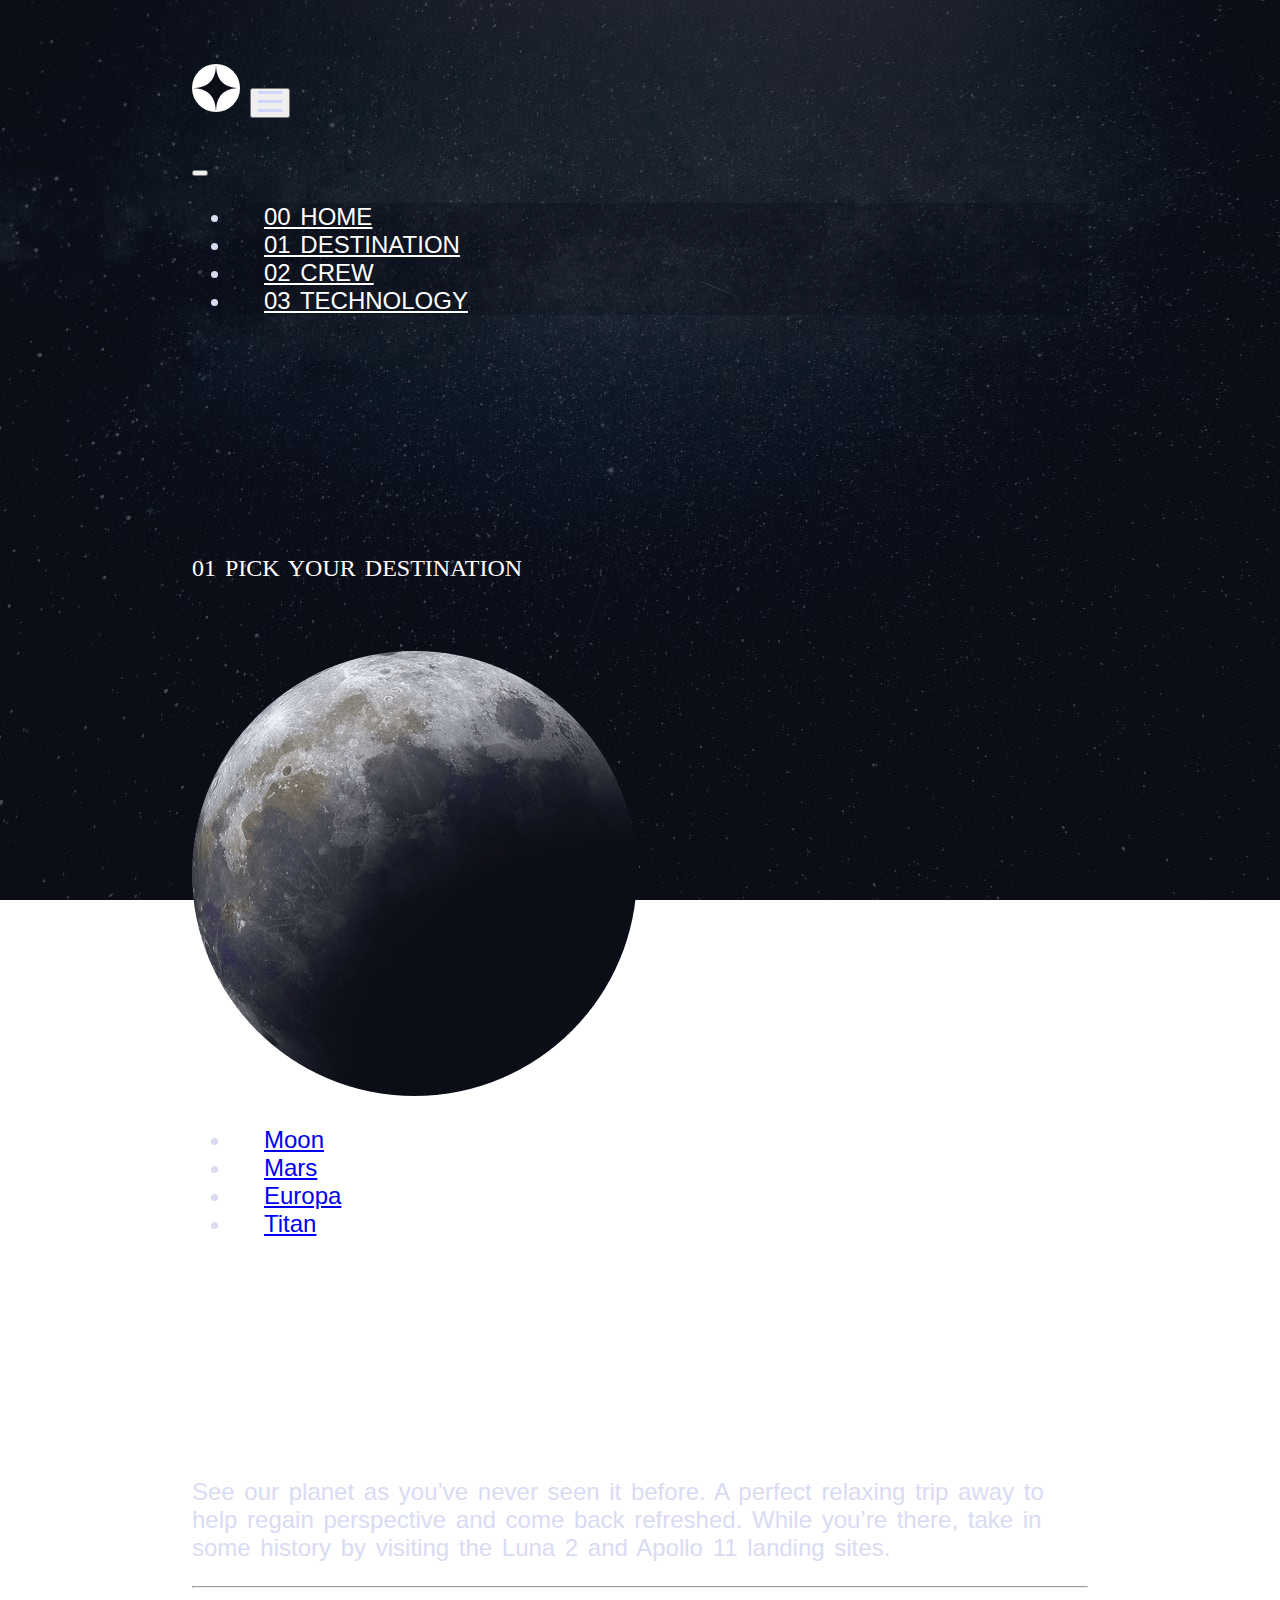
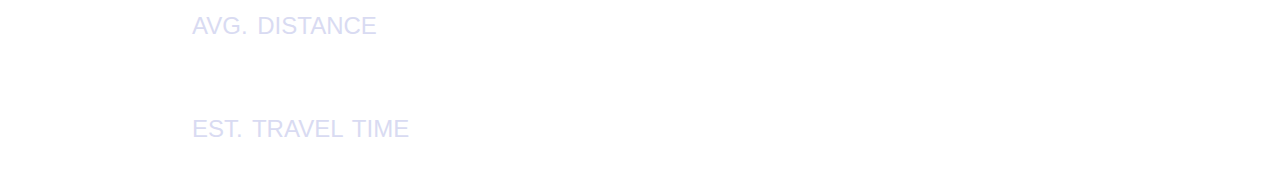
<file: space-tourism-website-main/starter-code/destination-moon.html>
<!DOCTYPE html>
<html lang="en">
<head>
  <meta charset="UTF-8">
  <meta name="viewport" content="width=device-width, initial-scale=1.0">

  <link rel="icon" type="image/png" sizes="32x32" href="./assets/favicon-32x32.png">
  <!-- BOOSTRAP LINK -->

  <link
    href="https://cdn.jsdelivr.net/npm/bootstrap@5.3.0-alpha1/dist/css/bootstrap.min.css"
    rel="stylesheet"
    integrity="sha384-GLhlTQ8iRABdZLl6O3oVMWSktQOp6b7In1Zl3/Jr59b6EGGoI1aFkw7cmDA6j6gD"
    crossorigin="anonymous"
  />

  <!-- CSS LINK -->

  <link rel="stylesheet" href="destination.css">

  <!-- JavaScript -->

  <script
    src="https://cdn.jsdelivr.net/npm/bootstrap@5.3.0-alpha1/dist/js/bootstrap.bundle.min.js"
    integrity="sha384-w76AqPfDkMBDXo30jS1Sgez6pr3x5MlQ1ZAGC+nuZB+EYdgRZgiwxhTBTkF7CXvN"
    crossorigin="anonymous"
  >
  </script>
  
  <title>Frontend Mentor | Space tourism website</title>
</head>
<body>
  <div class="backgr-destination">
   
    <section id="nav-bar">
      <nav class="navbar navbar-expand-lg navbar-expand-md fixed-top" >
        <div class="container-fluid nav-bar">
          <!-- LOGO FOR HOME PAGE -->
            <svg xmlns="http://www.w3.org/2000/svg" width="48" height="48">
              <g fill="none" fill-rule="evenodd">
              <circle cx="24" cy="24" r="24" fill="#FFF"/>
              <path fill="#0B0D17" d="M24 0c0 16-8 24-24 24 15.718.114 23.718 8.114 24 24 0-16 8-24 24-24-16 0-24-8-24-24z"/></g>
            </svg>
          
          <button
            class="navbar-toggler"
            type="button" 
            data-bs-toggle="offcanvas" 
            data-bs-target="#offcanvasNavbar" 
            aria-controls="offcanvasNavbar"
          >
            <svg xmlns="http://www.w3.org/2000/svg" width="24" height="21"><g fill="#D0D6F9" fill-rule="evenodd"><path d="M0 0h24v3H0zM0 9h24v3H0zM0 18h24v3H0z"/></g></svg>
          </button>
  
          <div class="offcanvas offcanvas-end" tabindex="-1" id="offcanvasNavbar" aria-labelledby="offcanvasNavbarLabel">
            <div class="offcanvas-header">
              <h5 class="offcanvas-title" id="offcanvasNavbarLabel"></h5>
              <button type="button" class="btn-close" data-bs-dismiss="offcanvas" aria-label="Close"></button>
            </div>
  
            <div class="offcanvas-body">
              <ul class="navbar-nav justify-content-end flex-grow-1 pe-3 ms-auto">
                <li class="nav-item">
                  <a class="nav-link" href="/space-tourism-website-main/starter-code/index.html">00 HOME</a>
                </li>
                <li class="nav-item">
                  <a class="nav-link" href="/space-tourism-website-main/starter-code/destination-moon.html">01 DESTINATION</a>
                </li>
                <li class="nav-item">
                  <a class="nav-link" href="/space-tourism-website-main/starter-code/crew-commander.html">02 CREW</a>
                </li>
                <li class="nav-item">
                  <a class="nav-link" href="/space-tourism-website-main/starter-code/technology-vehicle.html">03 TECHNOLOGY</a>
                </li> 
              </ul>         
            </div>
          </div>
        </div>
      </nav>
    </section>
  
    
  
  
  
    <section id="content">
      <p class="destination-em">01 PICK YOUR DESTINATION</p>
        <div class="container-fluid">
        <div class="row">
          <div class="col-lg-6">
            <img src="/space-tourism-website-main/starter-code/assets/destination/image-moon.png">
          </div>
  
          <div class="col-lg-6">
            <ul class="nav justify-content-center select">
              <li class="nav-item">
                <a class="nav-link" href="/space-tourism-website-main/starter-code/destination-moon.html">Moon</a>
              </li>
              <li class="nav-item">
                <a class="nav-link" href="/space-tourism-website-main/starter-code/destination-mars.html">Mars</a>
              </li>
              <li class="nav-item">
                <a class="nav-link" href="/space-tourism-website-main/starter-code/destination-europa.html">Europa</a>
              </li>
              <li class="nav-item">
                <a class="nav-link" href="/space-tourism-website-main/starter-code/destination-titan.html">Titan</a>
              </li>
            </ul>
           
  
            
              <h1>Moon</h1>
  
              <p>See our planet as you’ve never seen it before. A perfect relaxing trip away to help 
                regain perspective and come back refreshed. While you’re there, take in some history 
                by visiting the Luna 2 and Apollo 11 landing sites.</p>
              <hr />
              <div class="row">
                <div class="col-lg-6 col-md-6">
                  <p>AVG. DISTANCE</p>
                  <p class="destination-em">384,400 KM</p>
                </div>
                <div class="col-lg-6 col-md-6">
                  <p>EST. TRAVEL TIME</p>
                  <p class="destination-em">3 DAYS</p>
                </div>
              </div>
            </section>
  
          </div>
  
          </div>
        </div>
      </section>
    </div>
</body>
</html>
</file>
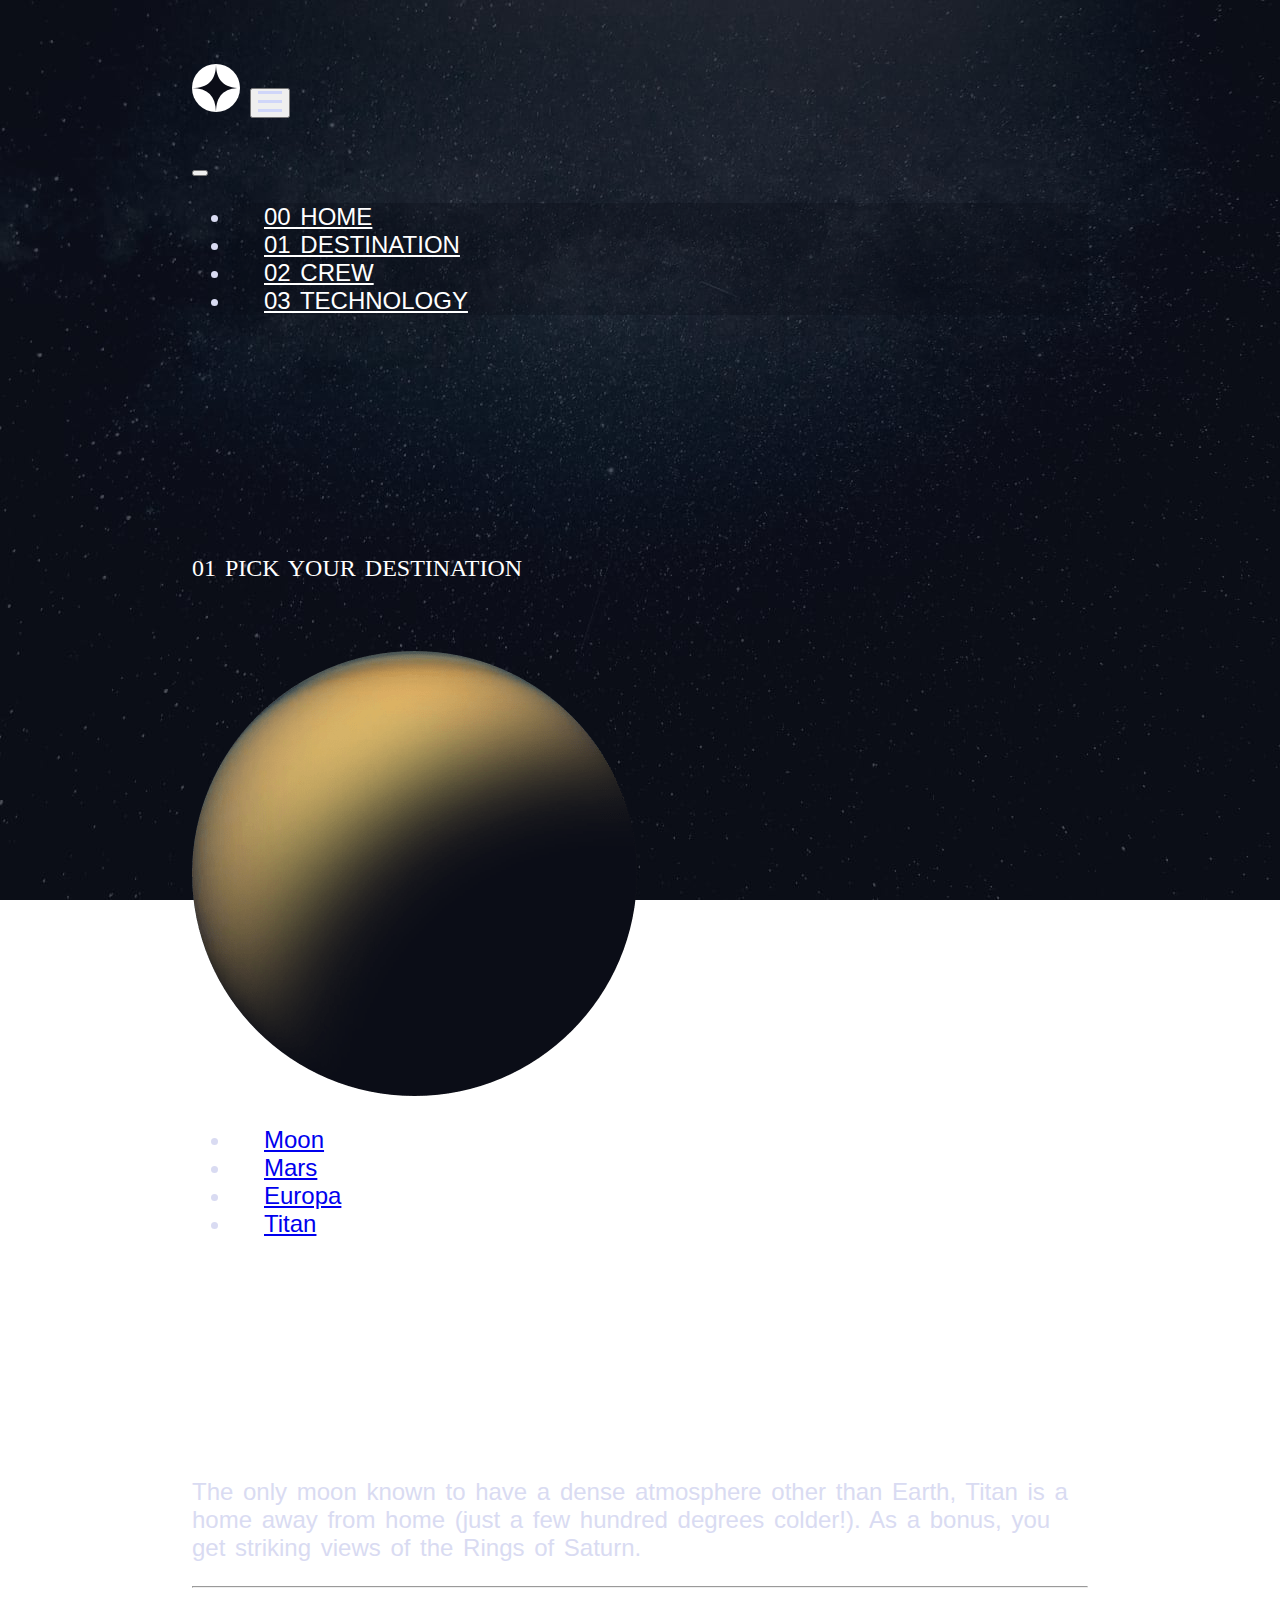
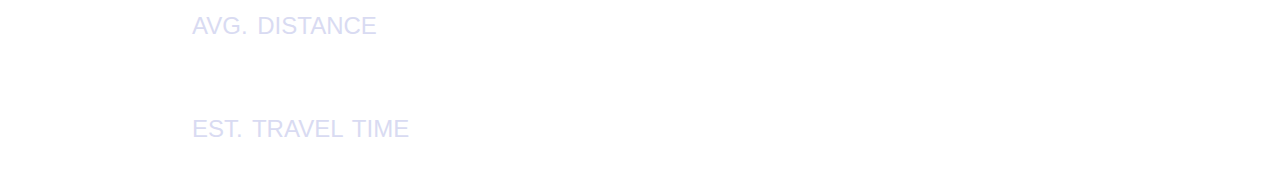
<file: space-tourism-website-main/starter-code/destination-titan.html>
<!DOCTYPE html>
<html lang="en">
<head>
  <meta charset="UTF-8">
  <meta name="viewport" content="width=device-width, initial-scale=1.0">

  <link rel="icon" type="image/png" sizes="32x32" href="./assets/favicon-32x32.png">
  <!-- BOOSTRAP LINK -->

  <link
    href="https://cdn.jsdelivr.net/npm/bootstrap@5.3.0-alpha1/dist/css/bootstrap.min.css"
    rel="stylesheet"
    integrity="sha384-GLhlTQ8iRABdZLl6O3oVMWSktQOp6b7In1Zl3/Jr59b6EGGoI1aFkw7cmDA6j6gD"
    crossorigin="anonymous"
  />

  <!-- CSS LINK -->

  <link rel="stylesheet" href="destination.css">

  <!-- JavaScript -->

  <script
    src="https://cdn.jsdelivr.net/npm/bootstrap@5.3.0-alpha1/dist/js/bootstrap.bundle.min.js"
    integrity="sha384-w76AqPfDkMBDXo30jS1Sgez6pr3x5MlQ1ZAGC+nuZB+EYdgRZgiwxhTBTkF7CXvN"
    crossorigin="anonymous"
  >
  </script>
  
  <title>Frontend Mentor | Space tourism website</title>
</head>
<body>
  <div class="backgr-destination">
   
    <section id="nav-bar">
      <nav class="navbar navbar-expand-lg navbar-expand-md fixed-top" >
        <div class="container-fluid nav-bar">
          <!-- LOGO FOR HOME PAGE -->
            <svg xmlns="http://www.w3.org/2000/svg" width="48" height="48">
              <g fill="none" fill-rule="evenodd">
              <circle cx="24" cy="24" r="24" fill="#FFF"/>
              <path fill="#0B0D17" d="M24 0c0 16-8 24-24 24 15.718.114 23.718 8.114 24 24 0-16 8-24 24-24-16 0-24-8-24-24z"/></g>
            </svg>
          
          <button
            class="navbar-toggler"
            type="button" 
            data-bs-toggle="offcanvas" 
            data-bs-target="#offcanvasNavbar" 
            aria-controls="offcanvasNavbar"
          >
            <svg xmlns="http://www.w3.org/2000/svg" width="24" height="21"><g fill="#D0D6F9" fill-rule="evenodd"><path d="M0 0h24v3H0zM0 9h24v3H0zM0 18h24v3H0z"/></g></svg>
          </button>
  
          <div class="offcanvas offcanvas-end" tabindex="-1" id="offcanvasNavbar" aria-labelledby="offcanvasNavbarLabel">
            <div class="offcanvas-header">
              <h5 class="offcanvas-title" id="offcanvasNavbarLabel"></h5>
              <button type="button" class="btn-close" data-bs-dismiss="offcanvas" aria-label="Close"></button>
            </div>
  
            <div class="offcanvas-body">
              <ul class="navbar-nav justify-content-end flex-grow-1 pe-3 ms-auto">
                <li class="nav-item">
                  <a class="nav-link" href="/space-tourism-website-main/starter-code/index.html">00 HOME</a>
                </li>
                <li class="nav-item">
                  <a class="nav-link" href="/space-tourism-website-main/starter-code/destination-moon.html">01 DESTINATION</a>
                </li>
                <li class="nav-item">
                  <a class="nav-link" href="/space-tourism-website-main/starter-code/crew-commander.html">02 CREW</a>
                </li>
                <li class="nav-item">
                  <a class="nav-link" href="/space-tourism-website-main/starter-code/technology-vehicle.html">03 TECHNOLOGY</a>
                </li> 
              </ul>         
            </div>
          </div>
        </div>
      </nav>
    </section>
  
    
  
  
  
    <section id="content">
      <p class="destination-em">01 PICK YOUR DESTINATION</p>
        <div class="container-fluid">
        <div class="row">
          <div class="col-lg-6">
            <img src="/space-tourism-website-main/starter-code/assets/destination/image-titan.png">
          </div>
  
          <div class="col-lg-6">
            <ul class="nav justify-content-center select">
              <li class="nav-item">
                <a class="nav-link" href="/space-tourism-website-main/starter-code/destination-moon.html">Moon</a>
              </li>
              <li class="nav-item">
                <a class="nav-link" href="/space-tourism-website-main/starter-code/destination-mars.html">Mars</a>
              </li>
              <li class="nav-item">
                <a class="nav-link" href="/space-tourism-website-main/starter-code/destination-europa.html">Europa</a>
              </li>
              <li class="nav-item">
                <a class="nav-link" href="/space-tourism-website-main/starter-code/destination-titan.html">Titan</a>
              </li>
            </ul>
           
  
            
              <h1>Titan</h1>
  
              <p>The only moon known to have a dense atmosphere other than Earth, Titan 
                is a home away from home (just a few hundred degrees colder!). As a 
                bonus, you get striking views of the Rings of Saturn.</p>
              <hr />
              <div class="row">
                <div class="col-lg-6 col-md-6">
                  <p>AVG. DISTANCE</p>
                  <p class="destination-em">1.6 BIL. KM</p>
                </div>
                <div class="col-lg-6 col-md-6">
                  <p>EST. TRAVEL TIME</p>
                  <p class="destination-em">7 YEARS</p>
                </div>
              </div>
            </section>
  
          </div>
  
          </div>
        </div>
      </section>
    </div>
</body>
</html>
</file>
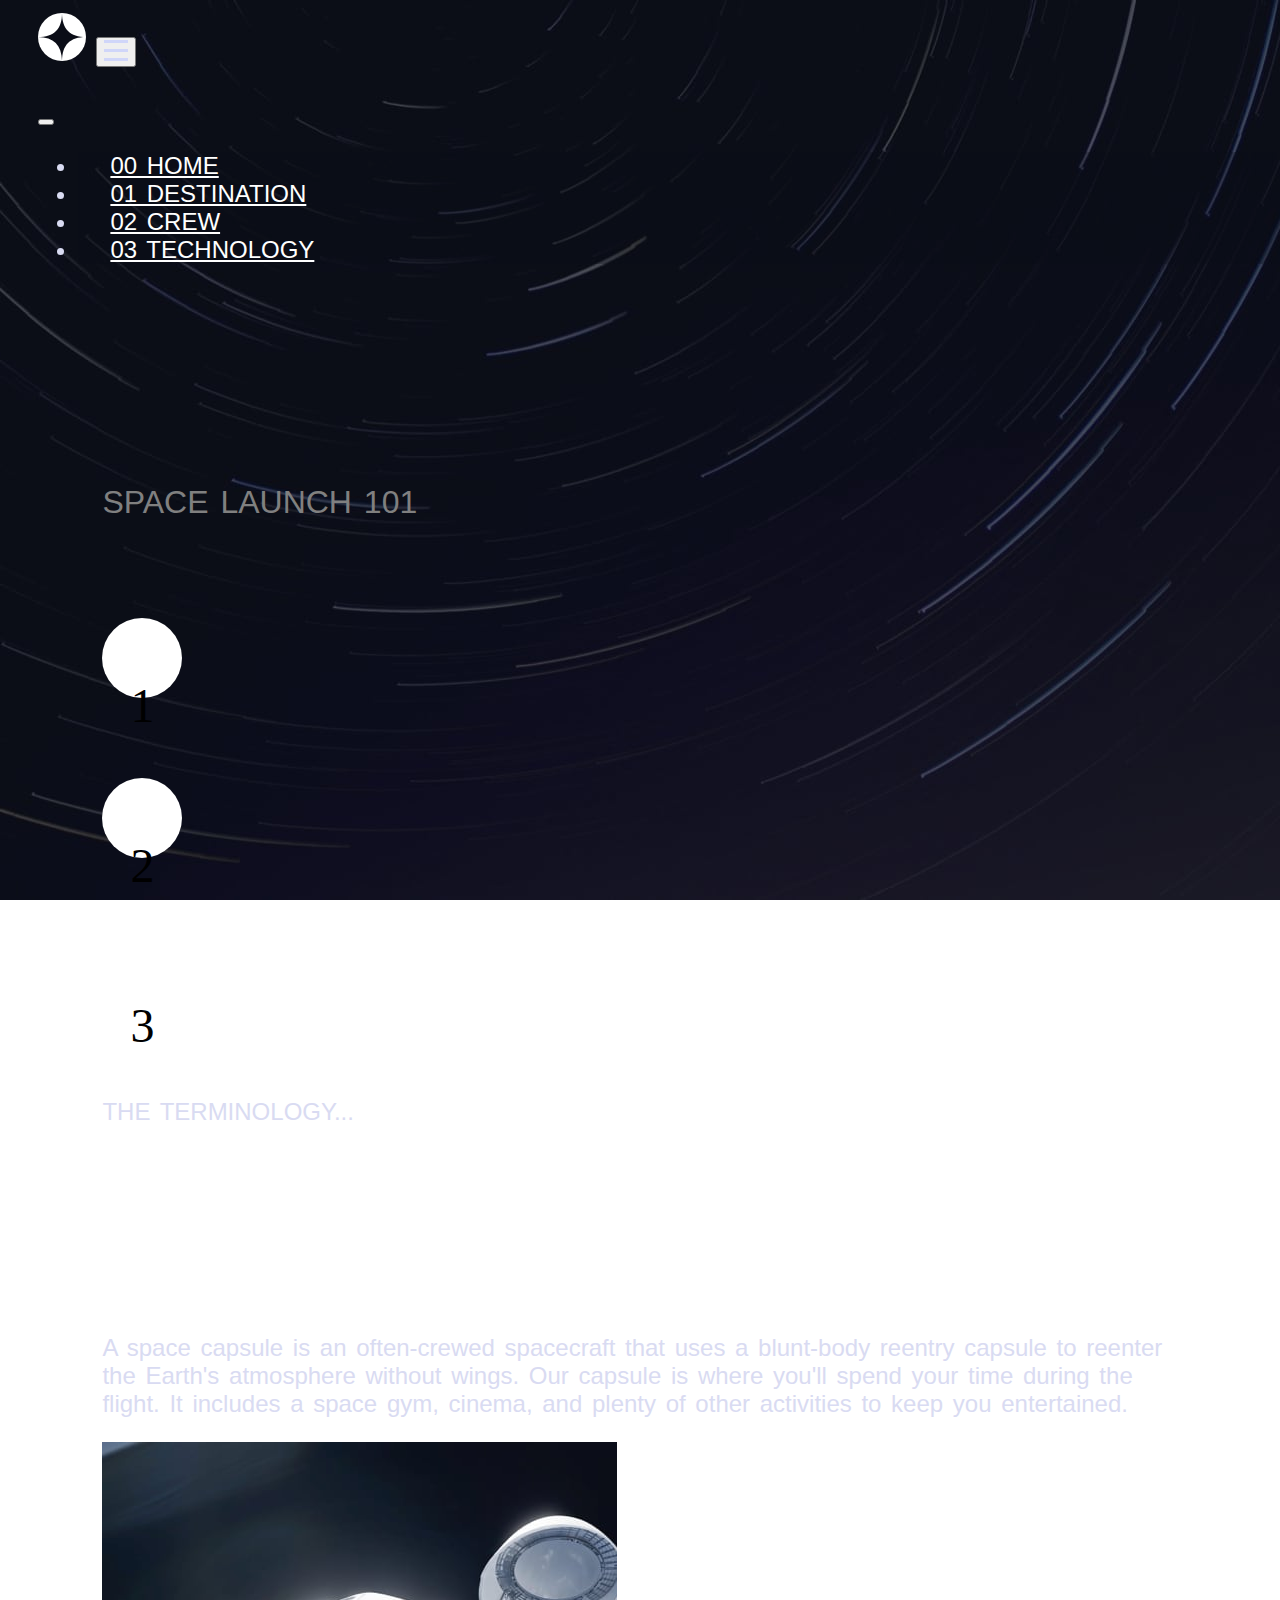
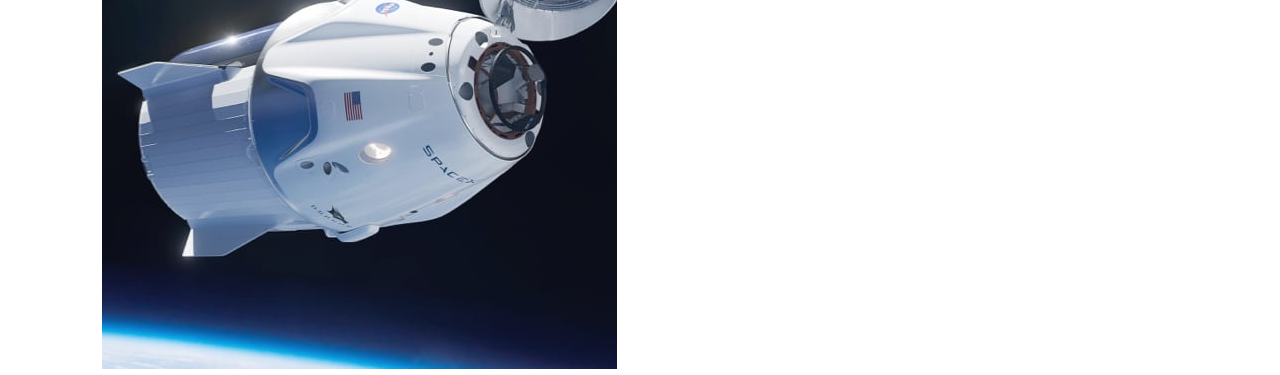
<file: space-tourism-website-main/starter-code/technology-capsule.html>
<!DOCTYPE html>
<html lang="en">
<head>
  <meta charset="UTF-8">
  <meta name="viewport" content="width=device-width, initial-scale=1.0">

  <link rel="icon" type="image/png" sizes="32x32" href="./assets/favicon-32x32.png">

  <title>Frontend Mentor | Space tourism website</title>

  <!-- BOOSTRAP LINK -->

  <link
    href="https://cdn.jsdelivr.net/npm/bootstrap@5.3.0-alpha1/dist/css/bootstrap.min.css"
    rel="stylesheet"
    integrity="sha384-GLhlTQ8iRABdZLl6O3oVMWSktQOp6b7In1Zl3/Jr59b6EGGoI1aFkw7cmDA6j6gD"
    crossorigin="anonymous"
  />

  <!-- CSS LINK -->

  <link rel="stylesheet" href="technology.css">

  <!-- JavaScript -->

  <script
    src="https://cdn.jsdelivr.net/npm/bootstrap@5.3.0-alpha1/dist/js/bootstrap.bundle.min.js"
    integrity="sha384-w76AqPfDkMBDXo30jS1Sgez6pr3x5MlQ1ZAGC+nuZB+EYdgRZgiwxhTBTkF7CXvN"
    crossorigin="anonymous"
  >
  </script>
  
  <title>Frontend Mentor | Space tourism website</title>
</head>
<body>

  <div class="backgr-tech">
   
    <section id="nav-bar">
      <nav class="navbar navbar-expand-lg navbar-expand-md fixed-top" >
        <div class="container-fluid nav-bar">
          <!-- LOGO FOR HOME PAGE -->
            <svg xmlns="http://www.w3.org/2000/svg" width="48" height="48">
              <g fill="none" fill-rule="evenodd">
              <circle cx="24" cy="24" r="24" fill="#FFF"/>
              <path fill="#0B0D17" d="M24 0c0 16-8 24-24 24 15.718.114 23.718 8.114 24 24 0-16 8-24 24-24-16 0-24-8-24-24z"/></g>
            </svg>
          
          <button
            class="navbar-toggler"
            type="button" 
            data-bs-toggle="offcanvas" 
            data-bs-target="#offcanvasNavbar" 
            aria-controls="offcanvasNavbar"
          >
            <svg xmlns="http://www.w3.org/2000/svg" width="24" height="21"><g fill="#D0D6F9" fill-rule="evenodd"><path d="M0 0h24v3H0zM0 9h24v3H0zM0 18h24v3H0z"/></g></svg>
          </button>
  
          <div class="offcanvas offcanvas-end" tabindex="-1" id="offcanvasNavbar" aria-labelledby="offcanvasNavbarLabel">
            <div class="offcanvas-header">
              <h5 class="offcanvas-title" id="offcanvasNavbarLabel"></h5>
              <button type="button" class="btn-close" data-bs-dismiss="offcanvas" aria-label="Close"></button>
            </div>
  
            <div class="offcanvas-body">
              <ul class="navbar-nav justify-content-end flex-grow-1 pe-3 ms-auto">
                <li class="nav-item">
                  <a class="nav-link" href="/space-tourism-website-main/starter-code/index.html">00 HOME</a>
                </li>
                <li class="nav-item">
                  <a class="nav-link" href="/space-tourism-website-main/starter-code/destination-moon.html">01 DESTINATION</a>
                </li>
                <li class="nav-item">
                  <a class="nav-link" href="/space-tourism-website-main/starter-code/crew-commander.html">02 CREW</a>
                </li>
                <li class="nav-item">
                  <a class="nav-link" href="/space-tourism-website-main/starter-code/technology-vehicle.html">03 TECHNOLOGY</a>
                </li> 
              </ul>         
            </div>
          </div>
        </div>
      </nav>
    </section>

    <section id="content">
      <div class="container-fluid">
        <h4> Space launch 101</h4>
        <div class="row">
          <div class="col-lg-1">

            <div class="row text-center">
              <div class="col-lg-12 col-md-4 col-sm-4 circle">
                <a href="/space-tourism-website-main/starter-code/technology-vehicle.html"><span class="dot"><p>1</p></span></a>
              </div>
              <div class="col-lg-12 col-md-4 col-sm-4 circle">
                <a href="/space-tourism-website-main/starter-code/technology-spaceport.html"><span class="dot"><p>2</p></span></a>
              </div>
              <div class="col-lg-12 col-md-4 col-sm-4 circle">
                <a href="/space-tourism-website-main/starter-code/technology-capsule.html"><span class="dot"><p>3</p></span></a>
              </div>
            </div>
          </div>

          <div class="col-lg-7 text">
              <p class="upper">The terminology...</p>
              <h3>Space capsule</h3>
              <p>A space capsule is an often-crewed spacecraft that uses a blunt-body reentry 
              capsule to reenter the Earth's atmosphere without wings. Our capsule is where 
              you'll spend your time during the flight. It includes a space gym, cinema, 
              and plenty of other activities to keep you entertained.</p> 
          </div>
            <div class="col-lg-4">
              <img src="/space-tourism-website-main/starter-code/assets/technology/image-space-capsule-portrait.jpg">
            </div>
          </div>
        </div>
      </div>  
    </section>

  </div>
</body>
</html>
</file>
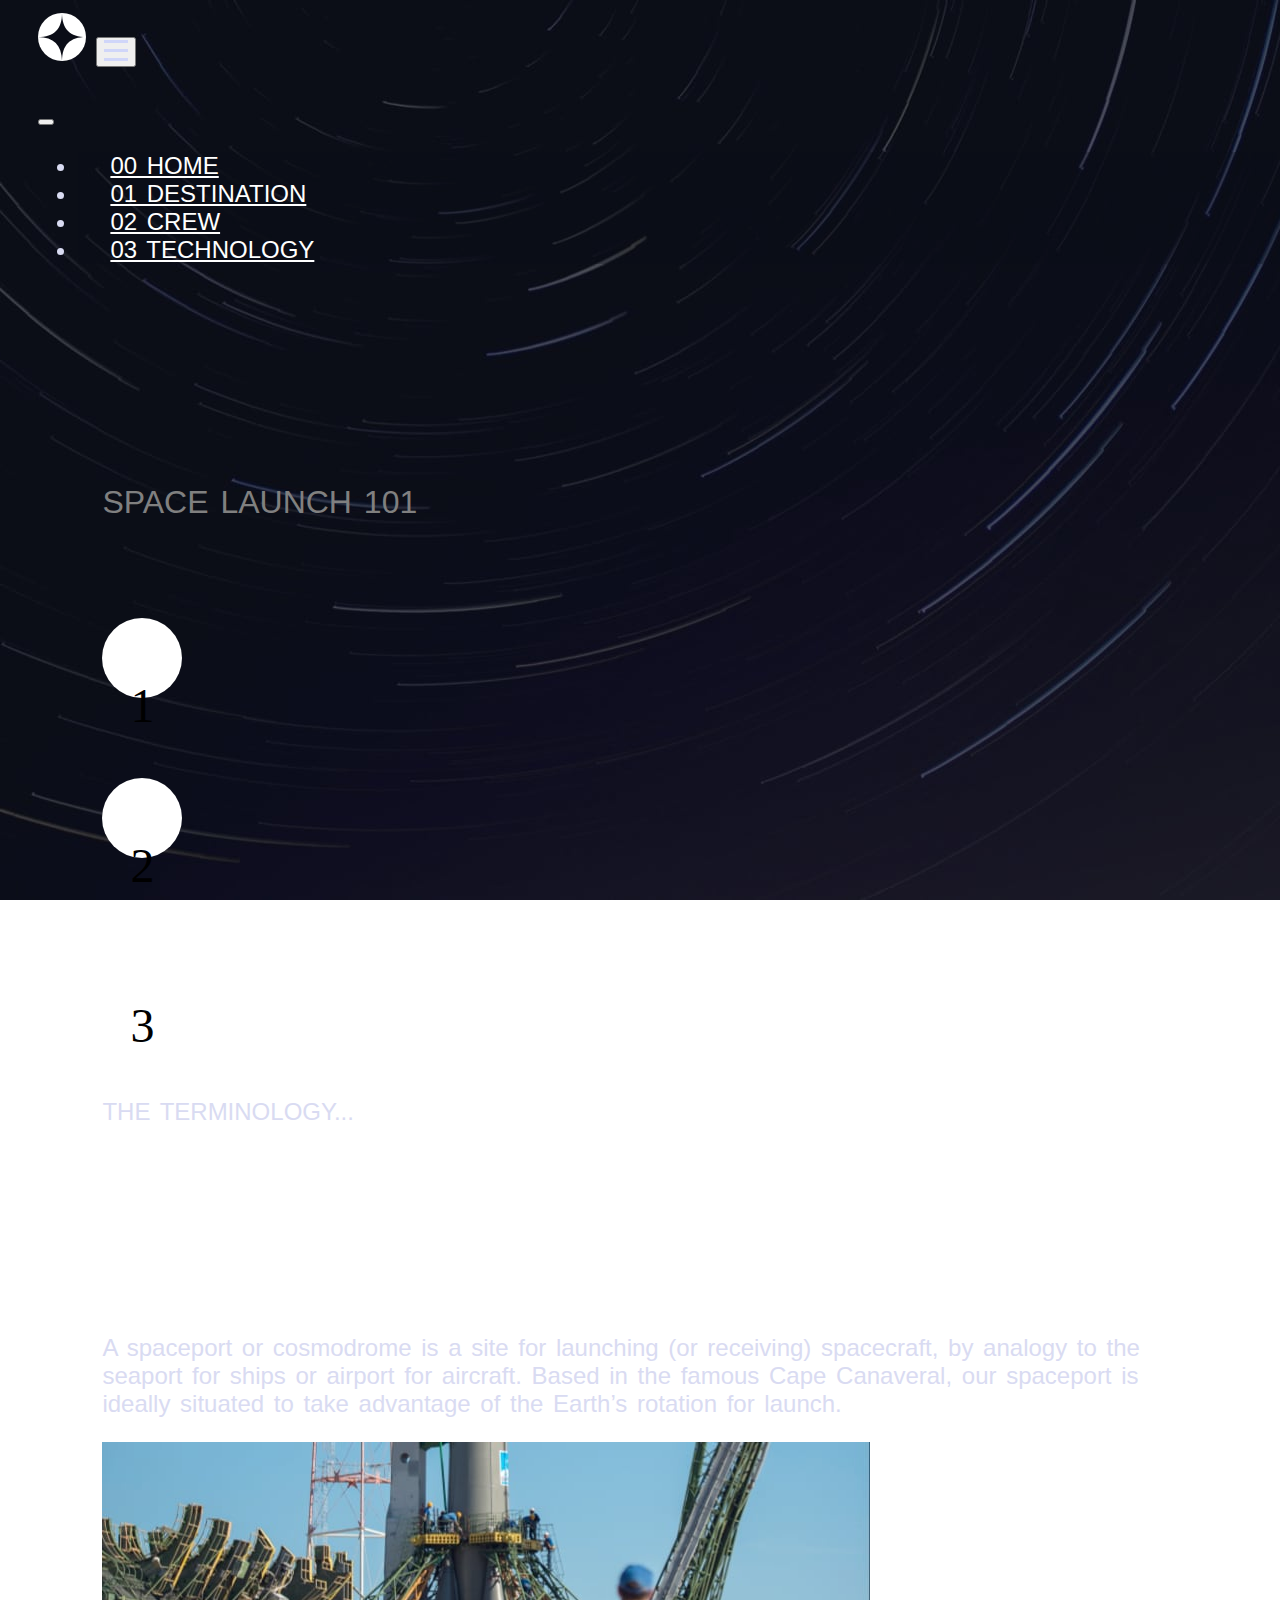
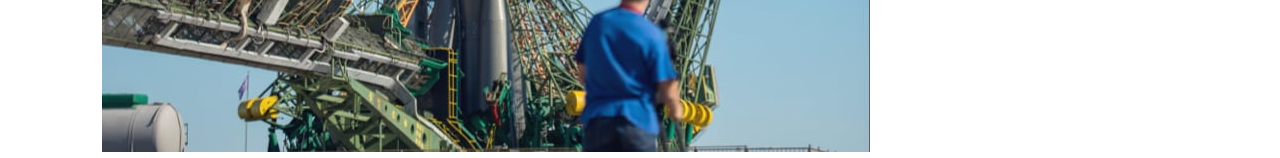
<file: space-tourism-website-main/starter-code/technology-spaceport.html>
<!DOCTYPE html>
<html lang="en">
<head>
  <meta charset="UTF-8">
  <meta name="viewport" content="width=device-width, initial-scale=1.0">

  <link rel="icon" type="image/png" sizes="32x32" href="./assets/favicon-32x32.png">
   <!-- BOOSTRAP LINK -->

   <link
   href="https://cdn.jsdelivr.net/npm/bootstrap@5.3.0-alpha1/dist/css/bootstrap.min.css"
   rel="stylesheet"
   integrity="sha384-GLhlTQ8iRABdZLl6O3oVMWSktQOp6b7In1Zl3/Jr59b6EGGoI1aFkw7cmDA6j6gD"
   crossorigin="anonymous"
 />

 <!-- CSS LINK -->

 <link rel="stylesheet" href="technology.css">

 <!-- JavaScript -->

 <script
   src="https://cdn.jsdelivr.net/npm/bootstrap@5.3.0-alpha1/dist/js/bootstrap.bundle.min.js"
   integrity="sha384-w76AqPfDkMBDXo30jS1Sgez6pr3x5MlQ1ZAGC+nuZB+EYdgRZgiwxhTBTkF7CXvN"
   crossorigin="anonymous"
 >
 </script>
  
  <title>Frontend Mentor | Space tourism website</title>
</head>
<body>
  <div class="backgr-tech">
   
    <section id="nav-bar">
      <nav class="navbar navbar-expand-lg navbar-expand-md fixed-top" >
        <div class="container-fluid nav-bar">
          <!-- LOGO FOR HOME PAGE -->
            <svg xmlns="http://www.w3.org/2000/svg" width="48" height="48">
              <g fill="none" fill-rule="evenodd">
              <circle cx="24" cy="24" r="24" fill="#FFF"/>
              <path fill="#0B0D17" d="M24 0c0 16-8 24-24 24 15.718.114 23.718 8.114 24 24 0-16 8-24 24-24-16 0-24-8-24-24z"/></g>
            </svg>
          
          <button
            class="navbar-toggler"
            type="button" 
            data-bs-toggle="offcanvas" 
            data-bs-target="#offcanvasNavbar" 
            aria-controls="offcanvasNavbar"
          >
            <svg xmlns="http://www.w3.org/2000/svg" width="24" height="21"><g fill="#D0D6F9" fill-rule="evenodd"><path d="M0 0h24v3H0zM0 9h24v3H0zM0 18h24v3H0z"/></g></svg>
          </button>
  
          <div class="offcanvas offcanvas-end" tabindex="-1" id="offcanvasNavbar" aria-labelledby="offcanvasNavbarLabel">
            <div class="offcanvas-header">
              <h5 class="offcanvas-title" id="offcanvasNavbarLabel"></h5>
              <button type="button" class="btn-close" data-bs-dismiss="offcanvas" aria-label="Close"></button>
            </div>
  
            <div class="offcanvas-body">
              <ul class="navbar-nav justify-content-end flex-grow-1 pe-3 ms-auto">
                <li class="nav-item">
                  <a class="nav-link" href="/space-tourism-website-main/starter-code/index.html">00 HOME</a>
                </li>
                <li class="nav-item">
                  <a class="nav-link" href="/space-tourism-website-main/starter-code/destination-moon.html">01 DESTINATION</a>
                </li>
                <li class="nav-item">
                  <a class="nav-link" href="/space-tourism-website-main/starter-code/crew-commander.html">02 CREW</a>
                </li>
                <li class="nav-item">
                  <a class="nav-link" href="/space-tourism-website-main/starter-code/technology-vehicle.html">03 TECHNOLOGY</a>
                </li> 
              </ul>         
            </div>
          </div>
        </div>
      </nav>
    </section>

    <section id="content">
      <div class="container-fluid">
        <h4> Space launch 101</h4>
        <div class="row">
          <div class="col-lg-1">

            <div class="row text-center">
              <div class="col-lg-12 col-md-4 col-sm-4 circle">
                <a href="/space-tourism-website-main/starter-code/technology-vehicle.html"><span class="dot"><p>1</p></span></a>
              </div>
              <div class="col-lg-12 col-md-4 col-sm-4 circle">
                <a href="/space-tourism-website-main/starter-code/technology-spaceport.html"><span class="dot"><p>2</p></span></a>
              </div>
              <div class="col-lg-12 col-md-4 col-sm-4 circle">
                <a href="/space-tourism-website-main/starter-code/technology-capsule.html"><span class="dot"><p>3</p></span></a>
              </div>
            </div>
          </div>

          <div class="col-lg-7 text">
              <p class="upper">The terminology...</p>
              <h3>Spaceport</h3>
              <p>A spaceport or cosmodrome is a site for launching (or receiving) spacecraft, 
                by analogy to the seaport for ships or airport for aircraft. Based in the 
                famous Cape Canaveral, our spaceport is ideally situated to take advantage 
                of the Earth’s rotation for launch.</p> 
          </div>
            <div class="col-lg-4">
              <img src="/space-tourism-website-main/starter-code/assets/technology/image-spaceport-landscape.jpg">
            </div>
          </div>
        </div>
      </div>  
    </section>

  </div>
</body>
</html>
</file>
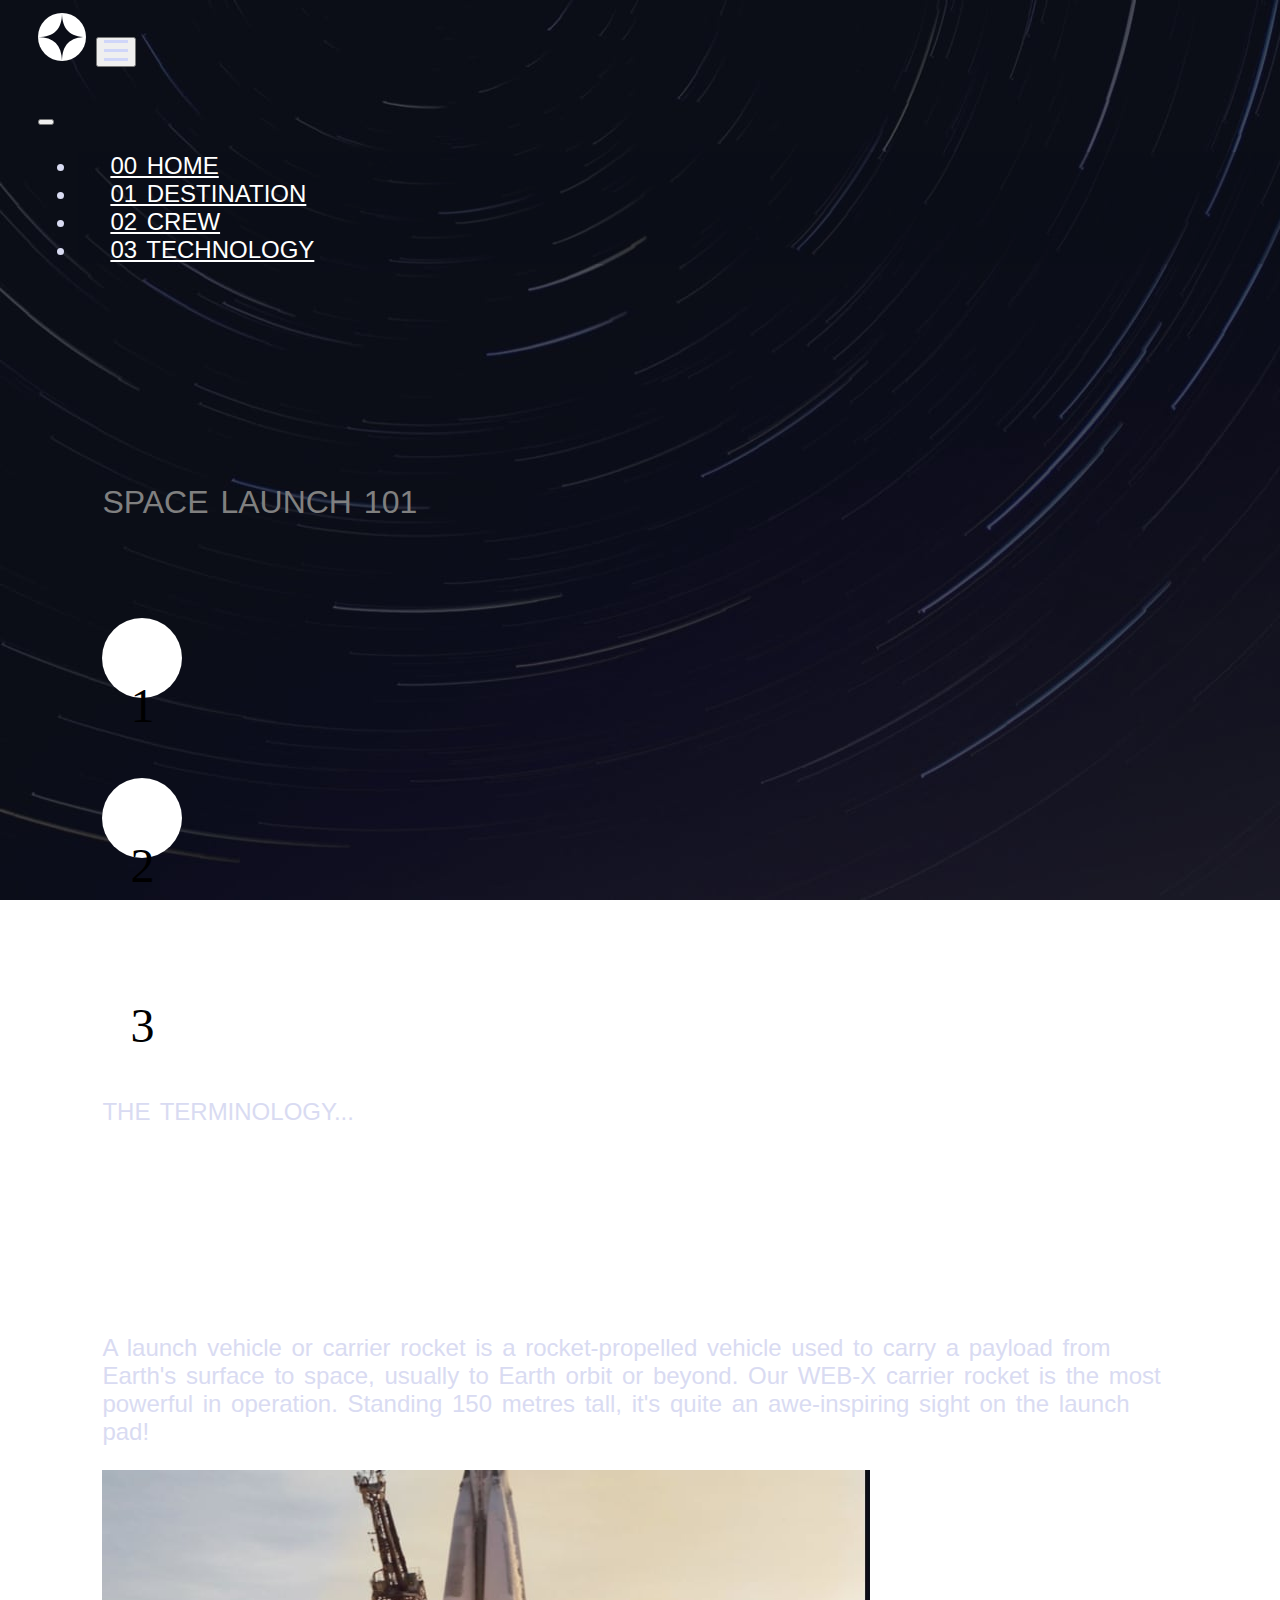
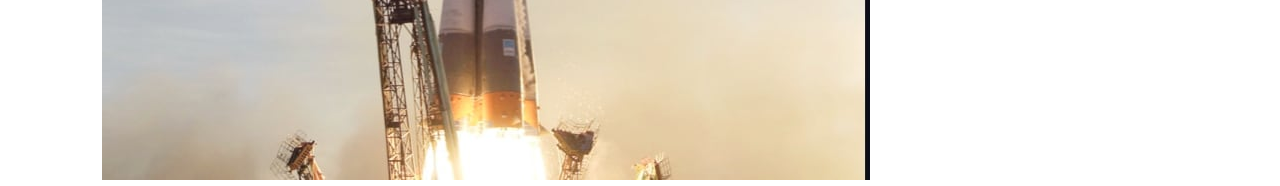
<file: space-tourism-website-main/starter-code/technology-vehicle.html>
<!DOCTYPE html>
<html lang="en">
<head>
  <meta charset="UTF-8">
  <meta name="viewport" content="width=device-width, initial-scale=1.0">

  <link rel="icon" type="image/png" sizes="32x32" href="./assets/favicon-32x32.png">

   <!-- BOOSTRAP LINK -->

   <link
   href="https://cdn.jsdelivr.net/npm/bootstrap@5.3.0-alpha1/dist/css/bootstrap.min.css"
   rel="stylesheet"
   integrity="sha384-GLhlTQ8iRABdZLl6O3oVMWSktQOp6b7In1Zl3/Jr59b6EGGoI1aFkw7cmDA6j6gD"
   crossorigin="anonymous"
 />

 <!-- CSS LINK -->

 <link rel="stylesheet" href="technology.css">

 <!-- JavaScript -->

 <script
   src="https://cdn.jsdelivr.net/npm/bootstrap@5.3.0-alpha1/dist/js/bootstrap.bundle.min.js"
   integrity="sha384-w76AqPfDkMBDXo30jS1Sgez6pr3x5MlQ1ZAGC+nuZB+EYdgRZgiwxhTBTkF7CXvN"
   crossorigin="anonymous"
 >
 </script>
  
  <title>Frontend Mentor | Space tourism website</title>
</head>
<body>
  <div class="backgr-tech">
   
    <section id="nav-bar">
      <nav class="navbar navbar-expand-lg navbar-expand-md fixed-top" >
        <div class="container-fluid nav-bar">
          <!-- LOGO FOR HOME PAGE -->
            <svg xmlns="http://www.w3.org/2000/svg" width="48" height="48">
              <g fill="none" fill-rule="evenodd">
              <circle cx="24" cy="24" r="24" fill="#FFF"/>
              <path fill="#0B0D17" d="M24 0c0 16-8 24-24 24 15.718.114 23.718 8.114 24 24 0-16 8-24 24-24-16 0-24-8-24-24z"/></g>
            </svg>
          
          <button
            class="navbar-toggler"
            type="button" 
            data-bs-toggle="offcanvas" 
            data-bs-target="#offcanvasNavbar" 
            aria-controls="offcanvasNavbar"
          >
            <svg xmlns="http://www.w3.org/2000/svg" width="24" height="21"><g fill="#D0D6F9" fill-rule="evenodd"><path d="M0 0h24v3H0zM0 9h24v3H0zM0 18h24v3H0z"/></g></svg>
          </button>
  
          <div class="offcanvas offcanvas-end" tabindex="-1" id="offcanvasNavbar" aria-labelledby="offcanvasNavbarLabel">
            <div class="offcanvas-header">
              <h5 class="offcanvas-title" id="offcanvasNavbarLabel"></h5>
              <button type="button" class="btn-close" data-bs-dismiss="offcanvas" aria-label="Close"></button>
            </div>
  
            <div class="offcanvas-body">
              <ul class="navbar-nav justify-content-end flex-grow-1 pe-3 ms-auto">
                <li class="nav-item">
                  <a class="nav-link" href="/space-tourism-website-main/starter-code/index.html">00 HOME</a>
                </li>
                <li class="nav-item">
                  <a class="nav-link" href="/space-tourism-website-main/starter-code/destination-moon.html">01 DESTINATION</a>
                </li>
                <li class="nav-item">
                  <a class="nav-link" href="/space-tourism-website-main/starter-code/crew-commander.html">02 CREW</a>
                </li>
                <li class="nav-item">
                  <a class="nav-link" href="/space-tourism-website-main/starter-code/technology-vehicle.html">03 TECHNOLOGY</a>
                </li> 
              </ul>         
            </div>
          </div>
        </div>
      </nav>
    </section>

    <section id="content">
      <div class="container-fluid">
        <h4> Space launch 101</h4>
        <div class="row">
          <div class="col-lg-1">

            <div class="row text-center">
              <div class="col-lg-12 col-md-4 col-sm-4 circle">
                <a href="/space-tourism-website-main/starter-code/technology-vehicle.html"><span class="dot"><p>1</p></span></a>
              </div>
              <div class="col-lg-12 col-md-4 col-sm-4 circle">
                <a href="/space-tourism-website-main/starter-code/technology-spaceport.html"><span class="dot"><p>2</p></span></a>
              </div>
              <div class="col-lg-12 col-md-4 col-sm-4 circle">
                <a href="/space-tourism-website-main/starter-code/technology-capsule.html"><span class="dot"><p>3</p></span></a>
              </div>
            </div>
          </div>

          <div class="col-lg-7 text">
              <p class="upper">The terminology...</p>
              <h3>Launch vehicle</h3>
              <p>A launch vehicle or carrier rocket is a rocket-propelled vehicle used to carry a 
                payload from Earth's surface to space, usually to Earth orbit or beyond. Our 
                WEB-X carrier rocket is the most powerful in operation. Standing 150 metres tall, 
                it's quite an awe-inspiring sight on the launch pad!</p> 
          </div>
            <div class="col-lg-4">
              <img src="/space-tourism-website-main/starter-code/assets/technology/image-launch-vehicle-landscape.jpg">
            </div>
          </div>
        </div>
      </div>  
    </section>

  </div>
</body>
</html>
</file>
<file: space-tourism-website-main/starter-code/style.css>
/* COMMON STYLE*/
body{
  margin: 0;
  color: #d9dbf2;
  font-family: 'Segoe UI', Tahoma, Geneva, Verdana, sans-serif;
  word-spacing: 3px;
  font-size: 1.5rem;
}

/* Navigation bar */
li.nav-item {
    padding: 0 2rem;
    font-size: 1.5rem;
}
.navbar-nav a {
  color: #fff;
}
.navbar-nav a:hover{
    border-bottom: 3px solid ;
    color: #fff;
}
nav li{
    background: rgba(55, 80, 138, 0.3);
}

/* CONTENT */
/* HEADING-TITLE */
#content h1{
    font-size: 6rem;
    font-weight: 500;
    color: #fff;
    font-family: Georgia, 'Times New Roman', Times, serif;
}
/* WHITE CIRCLE WITH "EXPLORE" INSIDE */
.dot {
    height: 18rem;
    width: 18rem;
    background-color: #fff;
    border-radius: 50%;
    display: inline-block;
  
}
.dot p{
  line-height: 18rem;
  color: black;
  font-size: 3rem;
  text-align: center;
  font-family: Georgia, 'Times New Roman', Times, serif;
}


.backgr-home{
  background-image: url(/space-tourism-website-main/starter-code/assets/home/background-home-desktop.jpg);
  background-repeat: no-repeat;
  background-size: cover;
  height: 100vh;
  width: 100%;
  background-position: center;
}


/* PC ONLY */
@media  screen and (min-width: 1024px) {
  /* HOMEPAGE */
  .nav-bar{
    padding: 5% 15% 0%;
  }

  div.col-lg-6.text-center.img{
    padding-top: 2.5%;
  }

  #content{
    padding: 20% 15% 0%;
  }

}


/* Mobile: width <740px */
@media screen and (max-width: 740px){
  /* HOMEPAGE */
  .backgr-home{
    background-image: url(/space-tourism-website-main/starter-code/assets/home/background-home-tablet.jpg);
    background-repeat: no-repeat;
    background-size: cover;
    height: 100vh;
    width: 100%;
    background-position: center;
    }

    .nav-bar{
      padding: 5% 0% 0% 7%;
    }
    #content{
      padding: 20% 5% 0%;
      text-align: center;
    }
    div.col-lg-6.text-center.img{
      padding-top: 15%;
    }

}

/* Tablet: 740px=<width<1024px */
@media screen and (min-width: 740px) and (max-width: 1024px){
  /* HOMEPAGE */
  .backgr-home{
    background-image: url(/space-tourism-website-main/starter-code/assets/home/background-home-tablet.jpg);
    background-repeat: no-repeat;
    background-size: cover;
    height: 100vh;
    width: 100%;
    background-position: center;
  }

  .nav-bar{
    padding: 5% 0% 0% 7%;
  }
  #content{
    padding: 25% 20% 0%;
    text-align: center;
  }
  div.col-lg-6.text-center.img{
    padding-top: 25%;
  }
}
</file>
<file: space-tourism-website-main/starter-code/crew.css>
/* COMMON STYLE */

body{
  margin: 0;
  color: #d9dbf2;
  font-family: 'Segoe UI', Tahoma, Geneva, Verdana, sans-serif;
  word-spacing: 3px;
  font-size: 1.5rem;
}


.navbar-nav a {
  color: #fff;
}
.navbar-nav a:hover{
    border-bottom: 3px solid ;
    color: #fff;
}
nav li{
  background: rgba(11, 14, 23, 0.3);
}



#content h3{
  font-size: 3.5rem;
  font-weight: 500;
  color: #fff;
  font-family: Georgia, 'Times New Roman', Times, serif;
  text-transform: uppercase;
  padding: 1% 0% 2%;
}
#content h4{
  font-size: 2rem;
  text-transform: uppercase;
  color: gray;
  font-weight: 100;
}
#content h4.first-p{
  color: #fff;
}


.dot {
  height: 15px;
  width: 15px;
  background-color: gray;
  border-radius: 50%;
  display: inline-block;
  margin: 0% 2%;
}

.dot:hover, .dot:active, .dot:visited{
	background-color: #fff;
}

.backgr-crew{
    background-image: url(/space-tourism-website-main/starter-code/assets/crew/background-crew-desktop.jpg);
    background-repeat: no-repeat;
    background-size: cover;
    height: 100vh;
    width: 100%;
    background-position: center;
}

/* PC ONLY */
@media  screen and (min-width: 1024px) {
    /* HOMEPAGE */
    .nav-bar{
      padding: 1% 0% 0% 3%;
    }
     * li.nav-item {
        padding: 0 2rem;
    }

    img{
      padding-left: 20%;
    }  
    #content{
      padding: 12% 8% 0%;
    }
    .first-p{
      padding-bottom: 10%;
    }
    .fourth-p{
      padding: 0% 25% 10% 0%;
    } 
  }
  
  
  /* Mobile: width <740px */
@media screen and (max-width: 740px){
    /* HOMEPAGE */
    .backgr-home{
    background-image: url(/space-tourism-website-main/starter-code/assets/crew/background-crew-mobile.jpg);
    background-repeat: no-repeat;
    background-size: cover;
    height: 100vh;
    width: 100%;
    background-position: center;
    font-size: 1rem;
    }
    
    img{
        width: 177px;
        height: 222px;
    }
    #content h1{
        font-size: 4rem;
    }
    .nav-bar{
    padding: 5% 0% 0% 7%;
    }

    #content{
        padding: 20% 5% 0%;
        text-align: center;
    }
    #content h3 {
      font-size: 2.5rem;
    }
    #content h4{
      font-size: 1.5rem; 
    }

    
}

  
  /* Tablet: 740px=<width<1024px */
  @media screen and (min-width: 740px) and (max-width: 1024px){
    
     .backgr-home{
      background-image: url(/space-tourism-website-main/starter-code/assets/crew/background-crew-tablet.jpg);
      background-repeat: no-repeat;
      background-size: cover;
      height: 100vh;
      width: 100%;
      background-position: center;
      font-size: 1rem;
     }

    img{
        width: 450px;
        height: 570px;
    }
  
    .nav-bar{
      padding: 0% 0% 0% 7%;
    }
    #content{
      padding: 15% 15% 0%;
      text-align: center;
    }
    #content h3 {
    font-size: 2.5rem;
    }

    #content h4{
      font-size: 1.5rem; 
    }
  }
</file>
<file: space-tourism-website-main/starter-code/destination.css>
body{
    margin: 0;
    color: #d9dbf2;
    font-family: 'Segoe UI', Tahoma, Geneva, Verdana, sans-serif;
    word-spacing: 3px;
    font-size: 1.5rem;
}

.backgr-destination{
    background-image: url(/space-tourism-website-main/starter-code/assets/destination/background-destination-desktop.jpg);
    background-repeat: no-repeat;
    background-size: cover;
    height: 100vh;
    width: 100%;
    background-position: center;
}

/* Navigation bar */

.navbar-nav a {
  color: #fff;
}
.navbar-nav a:hover{
    border-bottom: 3px solid ;
    color: #fff;
}
nav li{
    background: rgba(11, 14, 23, 0.3);
}

/* CONTENT */
/* HEADING-TITLE */
.nav{
    --bs-nav-link-color: #fff;
    --bs-nav-link-hover-color: #d9dbf2;
}
.nav a:hover{
    border-bottom: #fff solid;
}
#content h1{
    font-size: 6rem;
    font-weight: 500;
    color: #fff;
    font-family: Georgia, 'Times New Roman', Times, serif;
}
.destination-em{
    color: #fff;
    font-family: Georgia, 'Times New Roman', Times, serif;
}


/* PC ONLY */
@media  screen and (min-width: 1024px) {
    /* HOMEPAGE */
    .nav-bar{
      padding: 5% 15% 0%;
    }
    li.nav-item {
        padding: 0 2rem;
    }
    img{
      padding-top: 5%;
    } 
  
    #content{
      padding: 15% 15% 0%;
    }
  
  }
  
  
  /* Mobile: width <740px */
@media screen and (max-width: 740px){
    /* HOMEPAGE */
    .backgr-home{
    background-image: url(/space-tourism-website-main/starter-code/assets/destination/background-destination-mobile.jpg);
    background-repeat: no-repeat;
    background-size: cover;
    height: 100vh;
    width: 100%;
    background-position: center;
    }
    *{
        font-size: 1rem;
    }
    
    img{
        width: 170px;
        height: 170px;
    }
    #content h1{
        font-size: 4rem;
    }
    .nav-bar{
    padding: 5% 0% 0% 7%;
    }

    #content{
        padding: 20% 5% 0%;
        text-align: center;
    }
  
  }
  
  /* Tablet: 740px=<width<1024px */
  @media screen and (min-width: 740px) and (max-width: 1024px){
    /* HOMEPAGE */
    .backgr-home{
      background-image: url(/space-tourism-website-main/starter-code/assets/destination/background-destination-tablet.jpg);
      background-repeat: no-repeat;
      background-size: cover;
      height: 100vh;
      width: 100%;
      background-position: center;
    }
    img{
        width: 300px;
        height: 300px;
    }
  
    .nav-bar{
      padding: 5% 0% 0% 7%;
    }
    #content{
      padding: 20% 20% 0%;
      text-align: center;
    }
    
  }
</file>
<file: space-tourism-website-main/starter-code/technology.css>
body{
    margin: 0;
    color: #d9dbf2;
    font-family: 'Segoe UI', Tahoma, Geneva, Verdana, sans-serif;
    word-spacing: 3px;
    font-size: 1.5rem;
}

.backgr-tech{
    background-image: url(/space-tourism-website-main/starter-code/assets/technology/background-technology-desktop.jpg);
    background-repeat: no-repeat;
    background-size: cover;
    height: 100vh;
    width: 100%;
    background-position: center;
}

.navbar-nav a {
    color: #fff;
}
.navbar-nav a:hover{
    border-bottom: 3px solid ;
    color: #fff;
}
nav li{
    background: rgba(11, 14, 23, 0.3);
}

/* 1 2 3 circle */
.dot {
    height: 5rem;
    width: 5rem;
    background-color: #fff;
    border-radius: 50%;
    display: inline-block;
}
.circle{
    margin-bottom: 50px;
}
.dot p{
  line-height: 5rem;
  color: black;
  font-size: 3rem;
  text-align: center;
  font-family: Georgia, 'Times New Roman', Times, serif;
}

#content h3{
    font-size: 3.5rem;
    font-weight: 500;
    color: #fff;
    font-family: Georgia, 'Times New Roman', Times, serif;
    text-transform: uppercase;
    padding: 1% 0% 2%;
}

#content h4{
    font-size: 2rem;
    text-transform: uppercase;
    color: gray;
    font-weight: 100;
}
.upper{
    text-transform: uppercase;
}

/* PC ONLY */
@media  screen and (min-width: 1024px) {
    .nav-bar{
      padding: 1% 0% 0% 3%;
    }
     * li.nav-item {
        padding: 0 2rem;
    }
    
    #content{
        padding: 12% 8% 0%;
    }
    h4{
        padding-bottom: 5%;
    }
}

 /* Mobile: width <740px */
@media screen and (max-width: 740px){
    .backgr-tech{
    background-image: url(/space-tourism-website-main/starter-code/assets/technology/background-technology-mobile.jpg);
    background-repeat: no-repeat;
    background-size: cover;
    height: 100vh;
    width: 100%;
    background-position: center;
    }
}

/* Tablet: 740px=<width<1024px */
@media screen and (min-width: 740px) and (max-width: 1024px){
    .backgr-tech{
     background-image: url(/space-tourism-website-main/starter-code/assets/technology/background-technology-tablet.jpg);
     background-repeat: no-repeat;
     background-size: cover;
     height: 100vh;
     width: 100%;
     background-position: center;
    }
}
</file>
